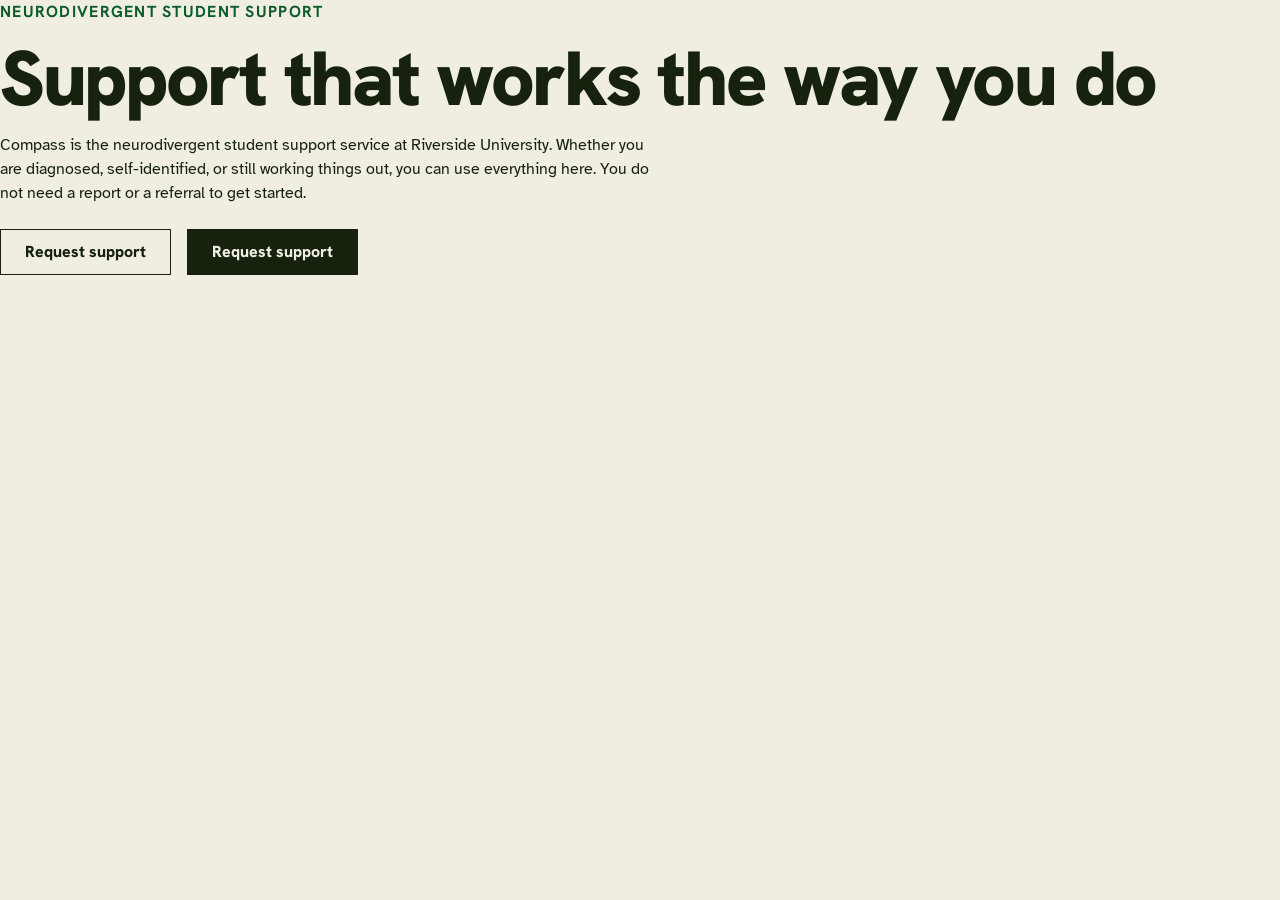
<file: 01-utility-first-starter/index.html>
<!doctype html>

<html lang="en-IE">
  <head>
    <meta charset="utf-8" />
    <meta name="viewport" content="width=device-width, initial-scale=1" />
    <title>Week 01 starter — Compass hero</title>


<link rel="preconnect" href="https://fonts.googleapis.com" />
<link rel="preconnect" href="https://fonts.gstatic.com" crossorigin />

<link
  href="https://fonts.googleapis.com/css2?family=Atkinson+Hyperlegible:ital,wght@0,400;0,700;1,400;1,700&family=Hanken+Grotesk:wght@500;700;800;900&display=swap"
  rel="stylesheet"
/>

<link rel="stylesheet" href="assets/app.css" />


  </head>

  <body
    class="bg-paper font-sans text-ink selection:bg-link selection:text-paper"
  >
    <main>
      <p class="font-display text-base font-bold tracking-[0.08em] text-link uppercase">
        Neurodivergent student support
      </p>


  <h1
    class="mt-4 font-display text-display leading-none font-black tracking-[-0.03em] text-balance"
  >
    Support that works the way you do
  </h1>

  <p class="mt-4 max-w-[66ch] text-pretty">
    Compass is the neurodivergent student support service at Riverside
    University. Whether you are diagnosed, self-identified, or still
    working things out, you can use everything here. You do not need a
    report or a referral to get started.
  </p>

  <div class="mt-6 flex flex-wrap gap-4">
    <a
      href="#"
      class="inline-block border-(length:--rule) border-ink bg-transparent px-6 py-2.5 font-display font-extrabold text-ink no-underline"
    >
      Request support
    </a>

    <a
      href="#"
      class="inline-block border-(length:--rule) border-ink bg-ink-deep px-6 py-2.5 font-display font-extrabold text-on-dark no-underline"
    >
      Request support
    </a>
  </div>
</main>


  </body>
</html>
</file>
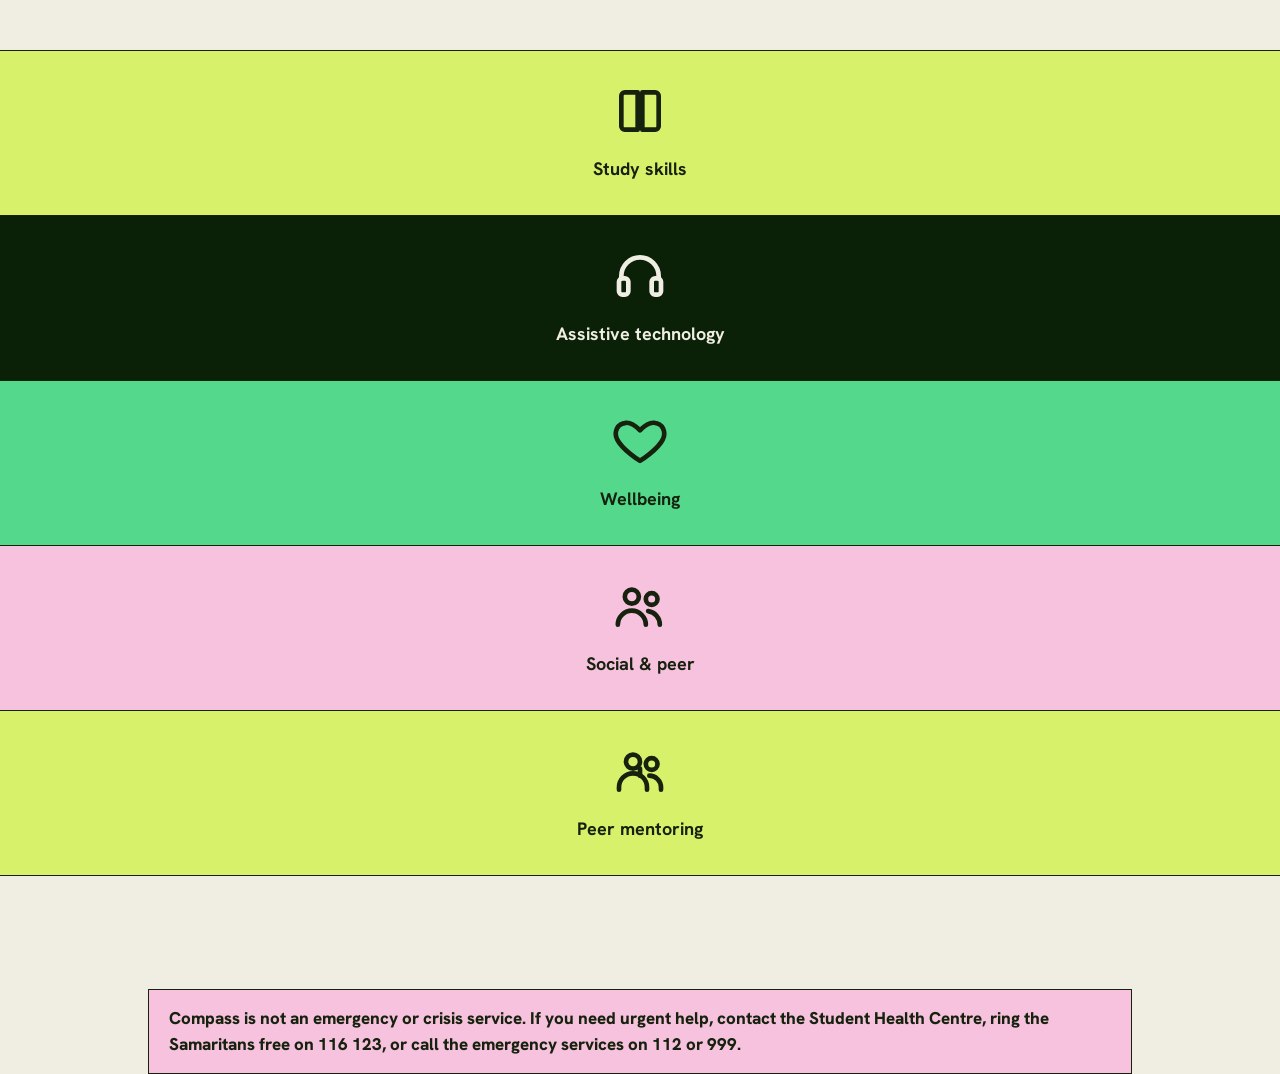
<file: 02-core-utilities-starter/index.html>
<!doctype html>
<html lang="en-IE">
  <head>
    <meta charset="utf-8" />
    <meta name="viewport" content="width=device-width, initial-scale=1" />

    <title>Week 02 starter — Compass support types &amp; crisis notice</title>

    <link rel="preconnect" href="https://fonts.googleapis.com" />
    <link rel="preconnect" href="https://fonts.gstatic.com" crossorigin />

    <link
      href="https://fonts.googleapis.com/css2?family=Atkinson+Hyperlegible:ital,wght@0,400;0,700;1,400;1,700&family=Hanken+Grotesk:wght@500;700;800;900&display=swap"
      rel="stylesheet"
    />

    <link rel="stylesheet" href="assets/app.css" />
  </head>

  <body class="bg-paper font-sans text-ink">
    <main class="py-[clamp(2rem,1.5rem+2vw,3.5rem)]">
      <ul class="list-none border-t-(length:--rule) border-ink pl-0">

        <!-- 1. Study skills -->
        <li
          class="min-h-40 border-b-(length:--rule) border-ink bg-lime p-8 text-center text-on-light"
        >
          <svg
            class="mx-auto mb-4 block h-14 w-14"
            viewBox="0 0 24 24"
            fill="none"
            stroke="currentColor"
            stroke-width="2"
            stroke-linecap="round"
            stroke-linejoin="round"
            aria-hidden="true"
          >
            <path
              d="M4 5.5C4 4.67 4.67 4 5.5 4H11v16H5.5A1.5 1.5 0 0 1 4 18.5v-13Z"
            />
            <path
              d="M20 5.5c0-.83-.67-1.5-1.5-1.5H13v16h5.5c.83 0 1.5-.67 1.5-1.5v-13Z"
            />
          </svg>

          <span class="font-display text-lg font-bold">Study skills</span>
        </li>

        <!-- 2. Assistive technology -->
        <li
          class="min-h-40 border-b-(length:--rule) border-ink bg-ink-deep p-8 text-center text-on-dark"
        >
          <svg
            class="mx-auto mb-4 block h-14 w-14"
            viewBox="0 0 24 24"
            fill="none"
            stroke="currentColor"
            stroke-width="2"
            stroke-linecap="round"
            stroke-linejoin="round"
            aria-hidden="true"
          >
            <path d="M4 13v-1a8 8 0 0 1 16 0v1" />
            <rect x="3" y="13" width="4" height="7" rx="1.5" />
            <rect x="17" y="13" width="4" height="7" rx="1.5" />
          </svg>

          <span class="font-display text-lg font-bold">
            Assistive technology
          </span>
        </li>

        <!-- 3. Wellbeing -->
        <li
          class="min-h-40 border-b-(length:--rule) border-ink bg-green p-8 text-center text-on-light"
        >
          <svg
            class="mx-auto mb-4 block h-14 w-14"
            viewBox="0 0 24 24"
            fill="none"
            stroke="currentColor"
            stroke-width="2"
            stroke-linecap="round"
            stroke-linejoin="round"
            aria-hidden="true"
          >
            <path
              d="M12 20.5s-7.5-4.6-9.8-9.2C.6 7.8 2.4 4.5 6 4.2c2-.2 3.7.9 6 3.2 2.3-2.3 4-3.4 6-3.2 3.6.3 5.4 3.6 3.8 7.1C19.5 15.9 12 20.5 12 20.5Z"
            />
          </svg>

          <span class="font-display text-lg font-bold">Wellbeing</span>
        </li>

        <!-- 4. Social & peer -->
        <li
          class="min-h-40 border-b-(length:--rule) border-ink bg-pink p-8 text-center text-on-light"
        >
          <svg
            class="mx-auto mb-4 block h-14 w-14"
            viewBox="0 0 24 24"
            fill="none"
            stroke="currentColor"
            stroke-width="2"
            stroke-linecap="round"
            stroke-linejoin="round"
            aria-hidden="true"
          >
            <circle cx="8.5" cy="8" r="3" />
            <path d="M2.5 20c0-3.3 2.7-6 6-6s6 2.7 6 6" />
            <circle cx="17" cy="9" r="2.5" />
            <path d="M15.5 14.2c2.9.4 5 2.9 5 5.8" />
          </svg>

          <span class="font-display text-lg font-bold">
            Social &amp; peer
          </span>
        </li>

        <!-- 5. New support type: Peer mentoring -->
        <li
          class="min-h-40 border-b-(length:--rule) border-ink bg-lime p-8 text-center text-on-light"
        >
          <svg
            class="mx-auto mb-4 block h-14 w-14"
            viewBox="0 0 24 24"
            fill="none"
            stroke="currentColor"
            stroke-width="2"
            stroke-linecap="round"
            stroke-linejoin="round"
            aria-hidden="true"
          >
            <circle cx="9" cy="8" r="3" />
            <circle cx="17" cy="9" r="2.5" />
            <path d="M3 20v-1a6 6 0 0 1 12 0v1" />
            <path d="M16 14a5 5 0 0 1 5 5v1" />
            <path d="M12 11v3" />
          </svg>

          <span class="font-display text-lg font-bold">
            Peer mentoring
          </span>
        </li>

      </ul>
    </main>

    <!-- Crisis notice footer -->
    <footer class="mt-[clamp(2.5rem,2rem+3vw,4rem)]">
      <div class="mx-auto max-w-5xl px-5">
        <p
          class="border-(length:--rule) border-ink bg-pink px-5 py-4 font-display text-[1.0625rem] font-extrabold text-on-light"
        >
          Compass is not an emergency or crisis service. If you need urgent
          help, contact the Student Health Centre, ring the Samaritans free on
          116 123, or call the emergency services on 112 or 999.
        </p>
      </div>
    </footer>
  </body>
</html>
</file>
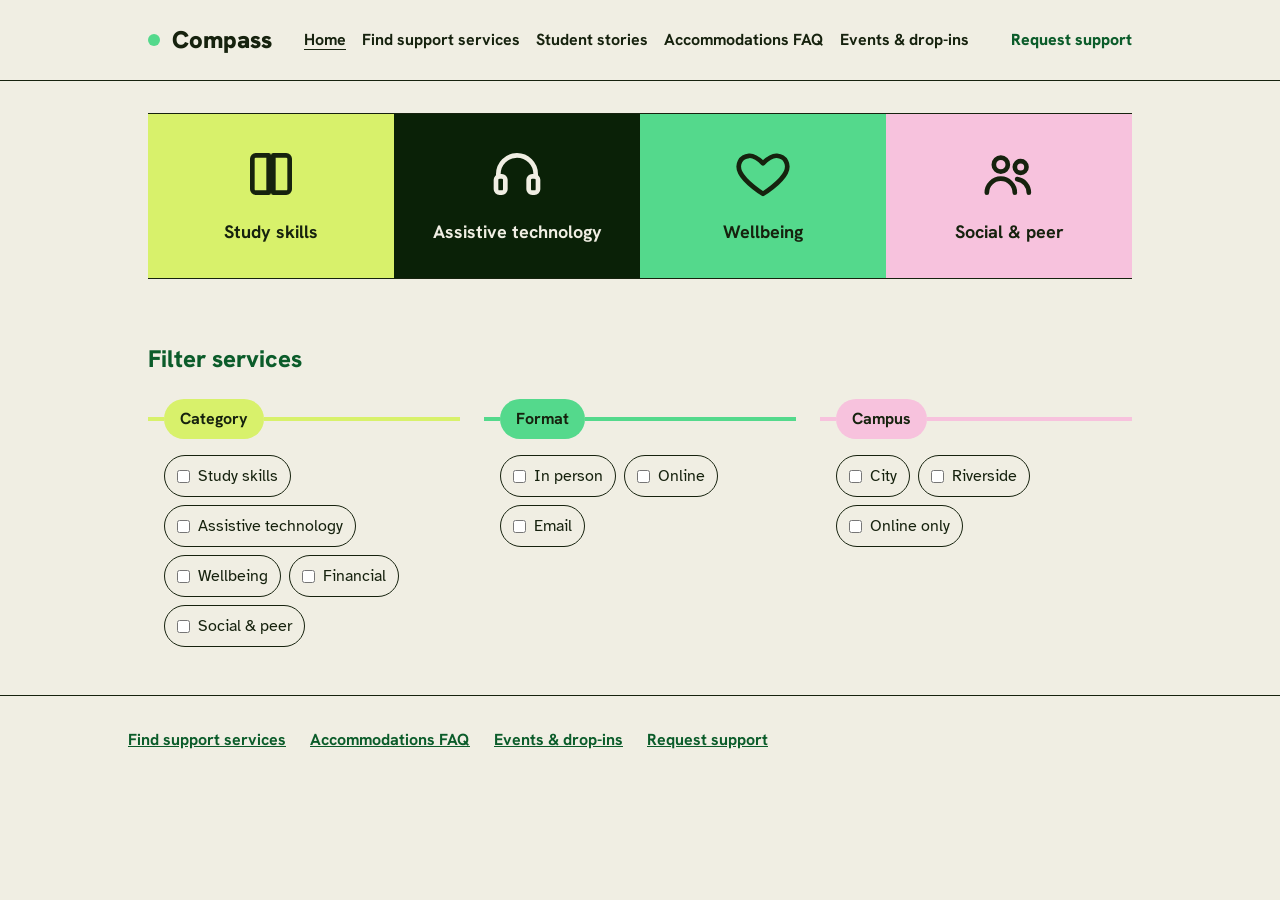
<file: 03-flexbox-starter/index.html>
<!doctype html>
<html lang="en-IE">
  <head>
    <meta charset="utf-8" />
    <meta name="viewport" content="width=device-width, initial-scale=1" />

    <title>
      Week 03 starter — Compass header/nav, support cells &amp; filters
    </title>

    <link rel="preconnect" href="https://fonts.googleapis.com" />
    <link rel="preconnect" href="https://fonts.gstatic.com" crossorigin />

    <link
      href="https://fonts.googleapis.com/css2?family=Atkinson+Hyperlegible:ital,wght@0,400;0,700;1,400;1,700&family=Hanken+Grotesk:wght@500;700;800;900&display=swap"
      rel="stylesheet"
    />

    <link rel="stylesheet" href="assets/app.css" />
  </head>

  <body class="bg-paper font-sans text-ink">

    <!-- HEADER AND NAVIGATION -->
    <header class="border-b-(length:--rule) border-ink">
      <div
        class="mx-auto flex max-w-5xl flex-wrap items-center gap-x-8 gap-y-4 px-5 py-6"
      >
        <!-- Compass brand -->
        <a
          href="index.html"
          class="flex items-center gap-3 font-display text-2xl font-black text-ink no-underline"
        >
          <span
            class="h-3 w-3 rounded-full bg-green"
            aria-hidden="true"
          ></span>
          Compass
        </a>

        <!-- Main navigation -->
        <nav
          aria-label="Primary"
          class="flex flex-wrap items-center gap-x-4 gap-y-2"
        >
          <a
            href="index.html"
            aria-current="page"
            class="font-display font-bold text-ink underline underline-offset-4"
          >
            Home
          </a>

          <a
            href="find-support-services.html"
            class="font-display font-bold text-ink no-underline"
          >
            Find support services
          </a>

          <a
            href="student-stories.html"
            class="font-display font-bold text-ink no-underline"
          >
            Student stories
          </a>

          <a
            href="accommodations-faq.html"
            class="font-display font-bold text-ink no-underline"
          >
            Accommodations FAQ
          </a>

          <a
            href="events.html"
            class="font-display font-bold text-ink no-underline"
          >
            Events &amp; drop-ins
          </a>
        </nav>

        <!-- Call to action pushed to the right -->
        <a
          href="request-support.html"
          class="ml-auto font-display font-extrabold text-link no-underline"
        >
          Request support
        </a>
      </div>
    </header>

    <main class="mx-auto max-w-5xl px-5">

      <!-- SUPPORT CELLS -->
      <section aria-label="Types of support" class="py-8">
        <ul
          class="flex flex-wrap list-none border-t-(length:--rule) border-ink pl-0"
        >
          <!-- Study skills -->
          <li
            class="flex min-w-0 flex-1 basis-48 flex-col items-center justify-center gap-4 border-b-(length:--rule) border-ink bg-lime p-8 text-center text-on-light"
          >
            <svg
              class="h-14 w-14"
              viewBox="0 0 24 24"
              fill="none"
              stroke="currentColor"
              stroke-width="2"
              stroke-linecap="round"
              stroke-linejoin="round"
              aria-hidden="true"
            >
              <path
                d="M4 5.5C4 4.67 4.67 4 5.5 4H11v16H5.5A1.5 1.5 0 0 1 4 18.5v-13Z"
              />
              <path
                d="M20 5.5c0-.83-.67-1.5-1.5-1.5H13v16h5.5c.83 0 1.5-.67 1.5-1.5v-13Z"
              />
            </svg>

            <span class="font-display text-lg font-bold">
              Study skills
            </span>
          </li>

          <!-- Assistive technology -->
          <li
            class="flex min-w-0 flex-1 basis-48 flex-col items-center justify-center gap-4 border-b-(length:--rule) border-ink bg-ink-deep p-8 text-center text-on-dark"
          >
            <svg
              class="h-14 w-14"
              viewBox="0 0 24 24"
              fill="none"
              stroke="currentColor"
              stroke-width="2"
              stroke-linecap="round"
              stroke-linejoin="round"
              aria-hidden="true"
            >
              <path d="M4 13v-1a8 8 0 0 1 16 0v1" />
              <rect x="3" y="13" width="4" height="7" rx="1.5" />
              <rect x="17" y="13" width="4" height="7" rx="1.5" />
            </svg>

            <span class="font-display text-lg font-bold">
              Assistive technology
            </span>
          </li>

          <!-- Wellbeing -->
          <li
            class="flex min-w-0 flex-1 basis-48 flex-col items-center justify-center gap-4 border-b-(length:--rule) border-ink bg-green p-8 text-center text-on-light"
          >
            <svg
              class="h-14 w-14"
              viewBox="0 0 24 24"
              fill="none"
              stroke="currentColor"
              stroke-width="2"
              stroke-linecap="round"
              stroke-linejoin="round"
              aria-hidden="true"
            >
              <path
                d="M12 20.5s-7.5-4.6-9.8-9.2C.6 7.8 2.4 4.5 6 4.2c2-.2 3.7.9 6 3.2 2.3-2.3 4-3.4 6-3.2 3.6.3 5.4 3.6 3.8 7.1C19.5 15.9 12 20.5 12 20.5Z"
              />
            </svg>

            <span class="font-display text-lg font-bold">
              Wellbeing
            </span>
          </li>

          <!-- Social and peer -->
          <li
            class="flex min-w-0 flex-1 basis-48 flex-col items-center justify-center gap-4 border-b-(length:--rule) border-ink bg-pink p-8 text-center text-on-light"
          >
            <svg
              class="h-14 w-14"
              viewBox="0 0 24 24"
              fill="none"
              stroke="currentColor"
              stroke-width="2"
              stroke-linecap="round"
              stroke-linejoin="round"
              aria-hidden="true"
            >
              <circle cx="8.5" cy="8" r="3" />
              <path d="M2.5 20c0-3.3 2.7-6 6-6s6 2.7 6 6" />
              <circle cx="17" cy="9" r="2.5" />
              <path d="M15.5 14.2c2.9.4 5 2.9 5 5.8" />
            </svg>

            <span class="font-display text-lg font-bold">
              Social &amp; peer
            </span>
          </li>
        </ul>
      </section>

      <!-- FILTERS -->
      <form
        aria-labelledby="filter-heading"
        method="get"
        action="#"
        class="py-8"
      >
        <h2
          id="filter-heading"
          class="mb-6 font-display text-2xl font-extrabold text-link"
        >
          Filter services
        </h2>

        <div class="flex flex-wrap gap-6">

          <!-- CATEGORY FILTER -->
          <fieldset
            class="min-w-0 flex-1 basis-64 border-t-4 border-lime p-4"
          >
            <legend
              class="rounded-full bg-lime px-4 py-2 font-display font-bold text-on-light"
            >
              Category
            </legend>

            <div class="flex flex-wrap gap-2">
              <label
                class="inline-flex items-center gap-2 rounded-full border-(length:--rule) border-ink px-3 py-2"
              >
                <input
                  type="checkbox"
                  name="category"
                  value="study-skills"
                />
                Study skills
              </label>

              <label
                class="inline-flex items-center gap-2 rounded-full border-(length:--rule) border-ink px-3 py-2"
              >
                <input
                  type="checkbox"
                  name="category"
                  value="assistive-tech"
                />
                Assistive technology
              </label>

              <label
                class="inline-flex items-center gap-2 rounded-full border-(length:--rule) border-ink px-3 py-2"
              >
                <input
                  type="checkbox"
                  name="category"
                  value="wellbeing"
                />
                Wellbeing
              </label>

              <label
                class="inline-flex items-center gap-2 rounded-full border-(length:--rule) border-ink px-3 py-2"
              >
                <input
                  type="checkbox"
                  name="category"
                  value="financial"
                />
                Financial
              </label>

              <label
                class="inline-flex items-center gap-2 rounded-full border-(length:--rule) border-ink px-3 py-2"
              >
                <input
                  type="checkbox"
                  name="category"
                  value="social"
                />
                Social &amp; peer
              </label>
            </div>
          </fieldset>

          <!-- FORMAT FILTER -->
          <fieldset
            class="min-w-0 flex-1 basis-64 border-t-4 border-green p-4"
          >
            <legend
              class="rounded-full bg-green px-4 py-2 font-display font-bold text-on-light"
            >
              Format
            </legend>

            <div class="flex flex-wrap gap-2">
              <label
                class="inline-flex items-center gap-2 rounded-full border-(length:--rule) border-ink px-3 py-2"
              >
                <input
                  type="checkbox"
                  name="format"
                  value="in-person"
                />
                In person
              </label>

              <label
                class="inline-flex items-center gap-2 rounded-full border-(length:--rule) border-ink px-3 py-2"
              >
                <input
                  type="checkbox"
                  name="format"
                  value="online"
                />
                Online
              </label>

              <label
                class="inline-flex items-center gap-2 rounded-full border-(length:--rule) border-ink px-3 py-2"
              >
                <input
                  type="checkbox"
                  name="format"
                  value="email"
                />
                Email
              </label>
            </div>
          </fieldset>

          <!-- CAMPUS FILTER -->
          <fieldset
            class="min-w-0 flex-1 basis-64 border-t-4 border-pink p-4"
          >
            <legend
              class="rounded-full bg-pink px-4 py-2 font-display font-bold text-on-light"
            >
              Campus
            </legend>

            <div class="flex flex-wrap gap-2">
              <label
                class="inline-flex items-center gap-2 rounded-full border-(length:--rule) border-ink px-3 py-2"
              >
                <input
                  type="checkbox"
                  name="campus"
                  value="city"
                />
                City
              </label>

              <label
                class="inline-flex items-center gap-2 rounded-full border-(length:--rule) border-ink px-3 py-2"
              >
                <input
                  type="checkbox"
                  name="campus"
                  value="riverside"
                />
                Riverside
              </label>

              <label
                class="inline-flex items-center gap-2 rounded-full border-(length:--rule) border-ink px-3 py-2"
              >
                <input
                  type="checkbox"
                  name="campus"
                  value="online-only"
                />
                Online only
              </label>
            </div>
          </fieldset>

        </div>
      </form>
    </main>

    <!-- FOOTER NAVIGATION -->
    <footer class="border-t-(length:--rule) border-ink px-5 py-8">
      <nav aria-label="Footer">
        <ul
          class="mx-auto flex max-w-5xl flex-wrap list-none gap-x-6 gap-y-3 pl-0"
        >
          <li>
            <a
              href="find-support-services.html"
              class="font-display font-bold text-link underline"
            >
              Find support services
            </a>
          </li>

          <li>
            <a
              href="accommodations-faq.html"
              class="font-display font-bold text-link underline"
            >
              Accommodations FAQ
            </a>
          </li>

          <li>
            <a
              href="events.html"
              class="font-display font-bold text-link underline"
            >
              Events &amp; drop-ins
            </a>
          </li>

          <li>
            <a
              href="request-support.html"
              class="font-display font-bold text-link underline"
            >
              Request support
            </a>
          </li>
        </ul>
      </nav>
    </footer>

  </body>
</html>
</file>
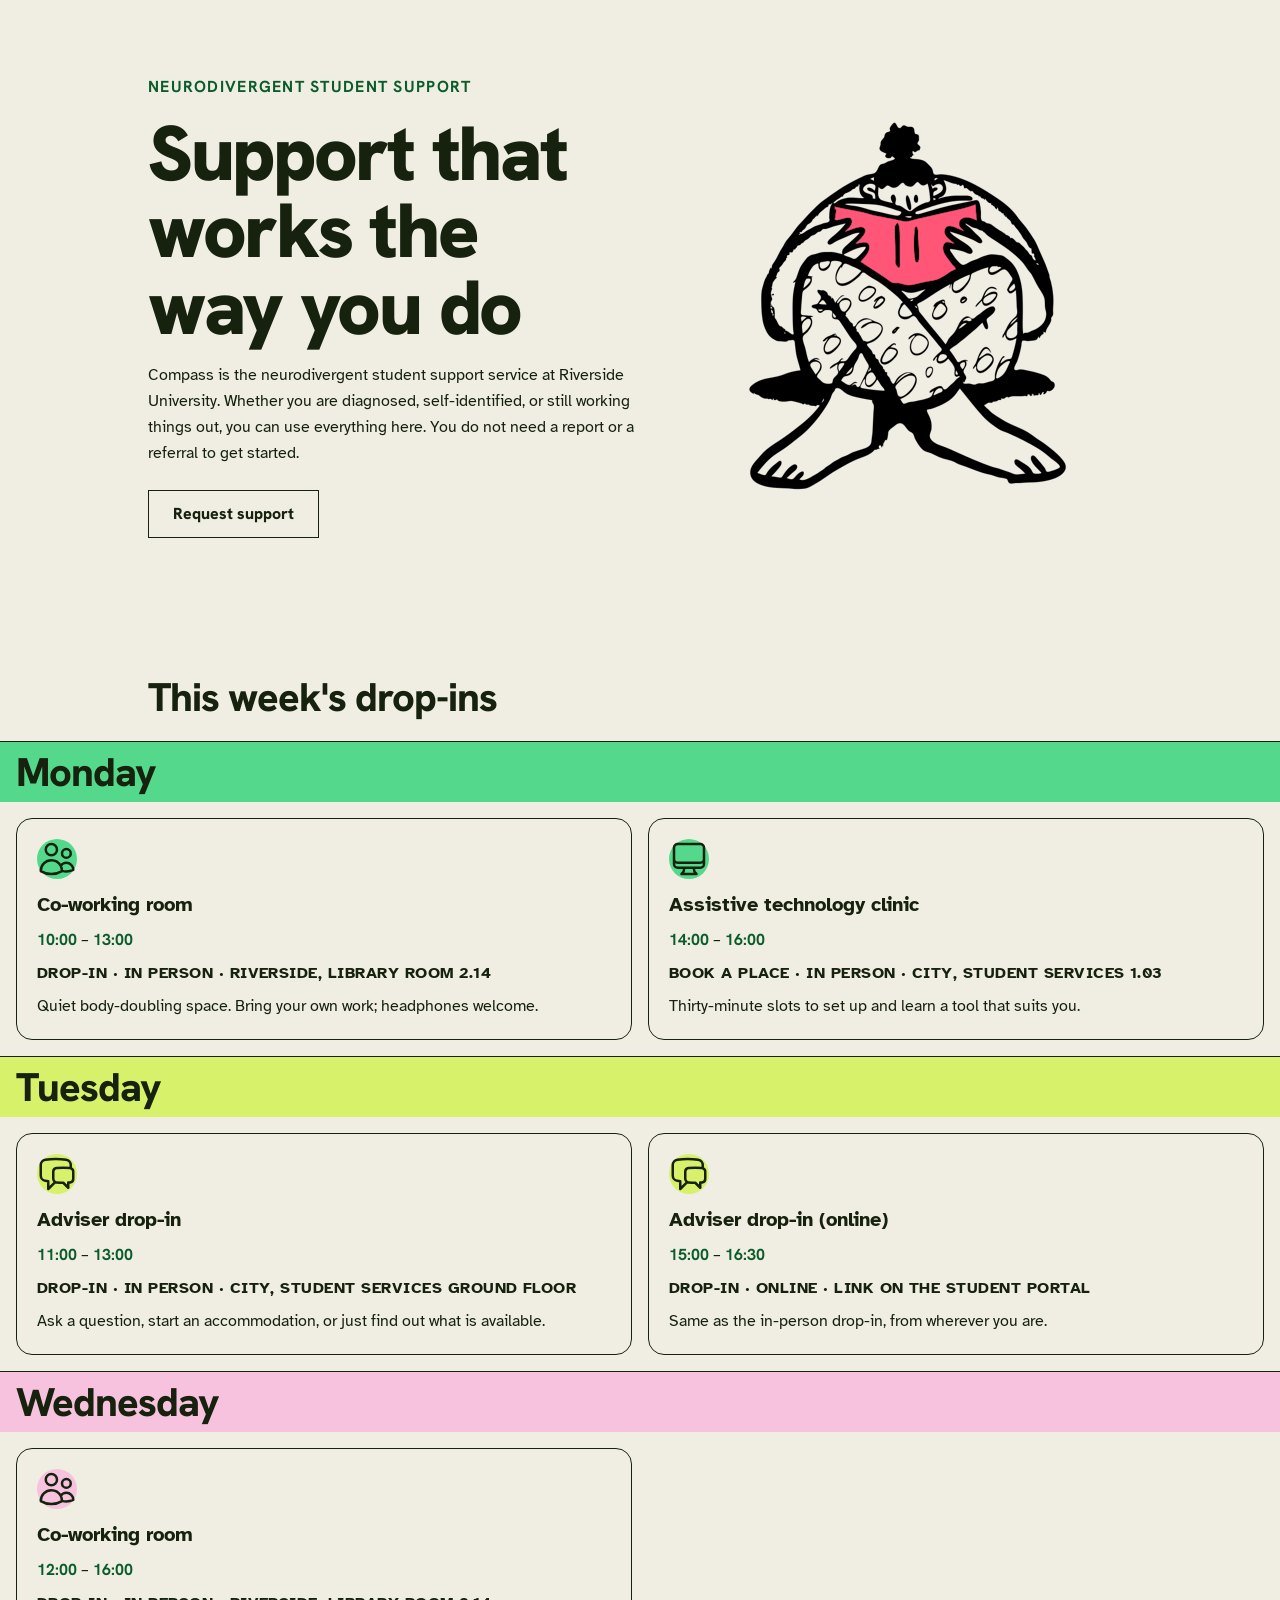
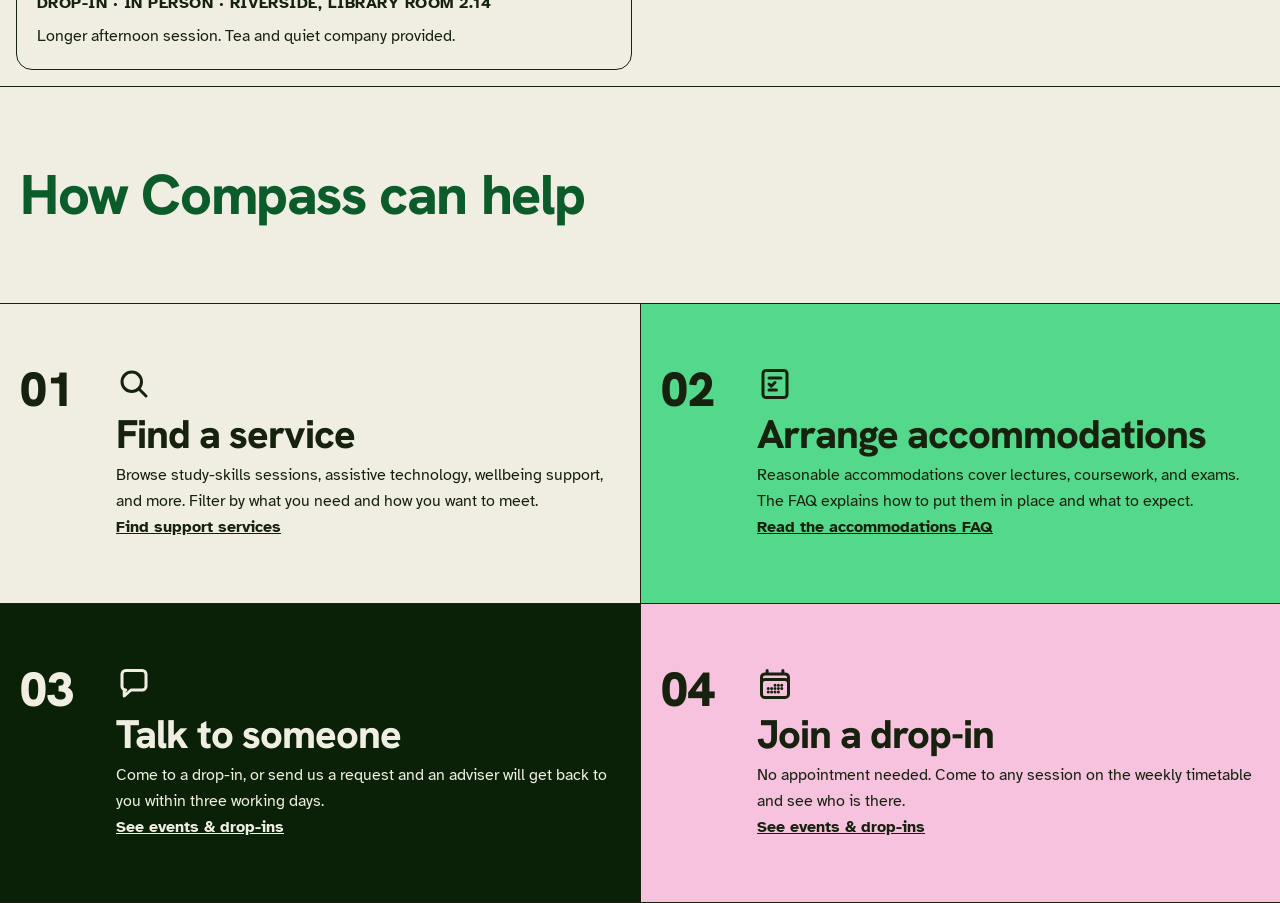
<file: 04-grid-starter/index.html>
<!doctype html>
<html lang="en-IE">
  <head>
    <meta charset="utf-8" />
    <meta name="viewport" content="width=device-width, initial-scale=1" />
    <title>Week 04 starter — Compass hero, events days &amp; numbered rows</title>
    <link rel="preconnect" href="https://fonts.googleapis.com" />
    <link rel="preconnect" href="https://fonts.gstatic.com" crossorigin />
    <link
      href="https://fonts.googleapis.com/css2?family=Atkinson+Hyperlegible:ital,wght@0,400;0,700;1,400;1,700&family=Hanken+Grotesk:wght@500;700;800;900&display=swap"
      rel="stylesheet"
    />
    <link rel="stylesheet" href="assets/app.css" />
  </head>

  <body class="bg-paper font-sans leading-relaxed text-ink">
    <main>
      <!-- Target 1: hero -->
      <section aria-labelledby="intro-heading">
        <div class="mx-auto grid max-w-5xl grid-cols-[1.1fr_0.9fr] items-center gap-10 px-5 py-[clamp(2.5rem,1.5rem+4vw,5rem)]">
          <div>
            <p class="font-display text-base font-bold tracking-[0.08em] text-link uppercase">
              Neurodivergent student support
            </p>

            <h1
              id="intro-heading"
              class="mt-4 font-display text-display leading-none font-black tracking-[-0.03em] text-balance"
            >
              Support that works the way you do
            </h1>

            <p class="mt-4 max-w-[66ch] text-pretty">
              Compass is the neurodivergent student support service at Riverside
              University. Whether you are diagnosed, self-identified, or still
              working things out, you can use everything here. You do not need a
              report or a referral to get started.
            </p>

            <p class="mt-6">
              <a
                class="inline-block border-(length:--rule) border-ink bg-transparent px-6 py-2.5 font-display font-extrabold text-ink no-underline"
                href="#"
                >Request support</a
              >
            </p>
          </div>

          <div class="mx-auto w-full max-w-sm">
            <img
              src="images/hero-student-doodle.png"
              alt=""
              width="359"
              height="400"
            />
          </div>
        </div>
      </section>

      <!-- Target 2: events -->
      <h2
        class="mx-auto max-w-5xl px-5 pt-16 pb-6 font-display text-h2 leading-none font-extrabold tracking-tight"
      >
        This week's drop-ins
      </h2>

      <div class="border-t-(length:--rule) border-ink">
        <!-- Monday -->
        <section
          class="border-b-(length:--rule) border-ink bg-paper"
          aria-labelledby="mon-heading"
        >
          <h2
            id="mon-heading"
            class="m-0 flex items-center gap-2 bg-green px-4 py-2.5 font-display text-h2 leading-none font-extrabold tracking-tight text-on-light"
          >
            Monday
          </h2>

          <div class="grid grid-cols-2 gap-4 p-4">
            <article class="flex flex-col gap-2 rounded-2xl border-(length:--rule) border-ink bg-paper p-5">
              <span
                class="mb-1 inline-flex h-10 w-10 items-center justify-center rounded-full bg-green text-on-light"
                aria-hidden="true"
              >
                <svg viewBox="0 0 24 24" fill="none" stroke="currentColor" stroke-width="1.5" stroke-linecap="round" stroke-linejoin="round">
                  <path d="M15 19.1276C15.8329 19.37 16.7138 19.5 17.625 19.5C19.1037 19.5 20.5025 19.1576 21.7464 18.5478C21.7488 18.4905 21.75 18.4329 21.75 18.375C21.75 16.0968 19.9031 14.25 17.625 14.25C16.2069 14.25 14.956 14.9655 14.2136 16.0552M15 19.1276V19.125C15 18.0121 14.7148 16.9658 14.2136 16.0552M15 19.1276C15 19.1632 14.9997 19.1988 14.9991 19.2343C13.1374 20.3552 10.9565 21 8.625 21C6.29353 21 4.11264 20.3552 2.25092 19.2343C2.25031 19.198 2.25 19.1615 2.25 19.125C2.25 15.6042 5.10418 12.75 8.625 12.75C11.0329 12.75 13.129 14.085 14.2136 16.0552M12 6.375C12 8.23896 10.489 9.75 8.625 9.75C6.76104 9.75 5.25 8.23896 5.25 6.375C5.25 4.51104 6.76104 3 8.625 3C10.489 3 12 4.51104 12 6.375ZM20.25 8.625C20.25 10.0747 19.0747 11.25 17.625 11.25C16.1753 11.25 15 10.0747 15 8.625C15 7.17525 16.1753 6 17.625 6C19.0747 6 20.25 7.17525 20.25 8.625Z" />
                </svg>
              </span>

              <h3 class="m-0 text-xl font-black">Co-working room</h3>

              <p>
                <time datetime="10:00" class="font-display font-bold text-link">10:00</time>
                &ndash;
                <time datetime="13:00" class="font-display font-bold text-link">13:00</time>
              </p>

              <p class="text-base font-bold tracking-[0.03em] uppercase">
                Drop-in &middot; In person &middot; Riverside, Library room 2.14
              </p>

              <p>
                Quiet body-doubling space. Bring your own work; headphones
                welcome.
              </p>
            </article>

            <article class="flex flex-col gap-2 rounded-2xl border-(length:--rule) border-ink bg-paper p-5">
              <span
                class="mb-1 inline-flex h-10 w-10 items-center justify-center rounded-full bg-green text-on-light"
                aria-hidden="true"
              >
                <svg viewBox="0 0 24 24" fill="none" stroke="currentColor" stroke-width="1.5" stroke-linecap="round" stroke-linejoin="round">
                  <path d="M9 17.25V18.2574C9 19.053 8.68393 19.8161 8.12132 20.3787L7.5 21H16.5L15.8787 20.3787C15.3161 19.8161 15 19.053 15 18.2574V17.25M21 5.25V15C21 16.2426 19.9926 17.25 18.75 17.25H5.25C4.00736 17.25 3 16.2426 3 15V5.25M21 5.25C21 4.00736 19.9926 3 18.75 3H5.25C4.00736 3 3 4.00736 3 5.25M21 5.25V12C21 13.2426 19.9926 14.25 18.75 14.25H5.25C4.00736 14.25 3 13.2426 3 12V5.25" />
                </svg>
              </span>

              <h3 class="m-0 text-xl font-black">Assistive technology clinic</h3>

              <p>
                <time datetime="14:00" class="font-display font-bold text-link">14:00</time>
                &ndash;
                <time datetime="16:00" class="font-display font-bold text-link">16:00</time>
              </p>

              <p class="text-base font-bold tracking-[0.03em] uppercase">
                Book a place &middot; In person &middot; City, Student Services
                1.03
              </p>

              <p>
                Thirty-minute slots to set up and learn a tool that suits you.
              </p>
            </article>
          </div>
        </section>

        <!-- Tuesday -->
        <section
          class="border-b-(length:--rule) border-ink bg-paper"
          aria-labelledby="tue-heading"
        >
          <h2
            id="tue-heading"
            class="m-0 flex items-center gap-2 bg-lime px-4 py-2.5 font-display text-h2 leading-none font-extrabold tracking-tight text-on-light"
          >
            Tuesday
          </h2>

          <div class="grid grid-cols-2 gap-4 p-4">
            <article class="flex flex-col gap-2 rounded-2xl border-(length:--rule) border-ink bg-paper p-5">
              <span
                class="mb-1 inline-flex h-10 w-10 items-center justify-center rounded-full bg-lime text-on-light"
                aria-hidden="true"
              >
                <svg viewBox="0 0 24 24" fill="none" stroke="currentColor" stroke-width="1.5" stroke-linecap="round" stroke-linejoin="round">
                  <path d="M20.25 8.51104C21.1341 8.79549 21.75 9.6392 21.75 10.6082V14.8938C21.75 16.0304 20.9026 16.9943 19.7697 17.0867C19.4308 17.1144 19.0909 17.1386 18.75 17.1592V20.25L15.75 17.25C14.3963 17.25 13.0556 17.1948 11.7302 17.0866C11.4319 17.0623 11.1534 16.9775 10.9049 16.8451M20.25 8.51104C20.0986 8.46232 19.9393 8.43 19.7739 8.41628C18.4472 8.30616 17.1051 8.25 15.75 8.25C14.3948 8.25 13.0528 8.30616 11.7261 8.41627C10.595 8.51015 9.75 9.47323 9.75 10.6082V14.8937C9.75 15.731 10.2099 16.4746 10.9049 16.8451M20.25 8.51104V6.63731C20.25 5.01589 19.0983 3.61065 17.4903 3.40191C15.4478 3.13676 13.365 3 11.2503 3C9.13533 3 7.05233 3.13678 5.00963 3.40199C3.40173 3.61074 2.25 5.01598 2.25 6.63738V12.8626C2.25 14.484 3.40173 15.8893 5.00964 16.098C5.58661 16.1729 6.16679 16.2376 6.75 16.2918V21L10.9049 16.8451" />
                </svg>
              </span>

              <h3 class="m-0 text-xl font-black">Adviser drop-in</h3>

              <p>
                <time datetime="11:00" class="font-display font-bold text-link">11:00</time>
                &ndash;
                <time datetime="13:00" class="font-display font-bold text-link">13:00</time>
              </p>

              <p class="text-base font-bold tracking-[0.03em] uppercase">
                Drop-in &middot; In person &middot; City, Student Services
                ground floor
              </p>

              <p>
                Ask a question, start an accommodation, or just find out what is
                available.
              </p>
            </article>

            <article class="flex flex-col gap-2 rounded-2xl border-(length:--rule) border-ink bg-paper p-5">
              <span
                class="mb-1 inline-flex h-10 w-10 items-center justify-center rounded-full bg-lime text-on-light"
                aria-hidden="true"
              >
                <svg viewBox="0 0 24 24" fill="none" stroke="currentColor" stroke-width="1.5" stroke-linecap="round" stroke-linejoin="round">
                  <path d="M20.25 8.51104C21.1341 8.79549 21.75 9.6392 21.75 10.6082V14.8938C21.75 16.0304 20.9026 16.9943 19.7697 17.0867C19.4308 17.1144 19.0909 17.1386 18.75 17.1592V20.25L15.75 17.25C14.3963 17.25 13.0556 17.1948 11.7302 17.0866C11.4319 17.0623 11.1534 16.9775 10.9049 16.8451M20.25 8.51104C20.0986 8.46232 19.9393 8.43 19.7739 8.41628C18.4472 8.30616 17.1051 8.25 15.75 8.25C14.3948 8.25 13.0528 8.30616 11.7261 8.41627C10.595 8.51015 9.75 9.47323 9.75 10.6082V14.8937C9.75 15.731 10.2099 16.4746 10.9049 16.8451M20.25 8.51104V6.63731C20.25 5.01589 19.0983 3.61065 17.4903 3.40191C15.4478 3.13676 13.365 3 11.2503 3C9.13533 3 7.05233 3.13678 5.00963 3.40199C3.40173 3.61074 2.25 5.01598 2.25 6.63738V12.8626C2.25 14.484 3.40173 15.8893 5.00964 16.098C5.58661 16.1729 6.16679 16.2376 6.75 16.2918V21L10.9049 16.8451" />
                </svg>
              </span>

              <h3 class="m-0 text-xl font-black">Adviser drop-in (online)</h3>

              <p>
                <time datetime="15:00" class="font-display font-bold text-link">15:00</time>
                &ndash;
                <time datetime="16:30" class="font-display font-bold text-link">16:30</time>
              </p>

              <p class="text-base font-bold tracking-[0.03em] uppercase">
                Drop-in &middot; Online &middot; Link on the student portal
              </p>

              <p>Same as the in-person drop-in, from wherever you are.</p>
            </article>
          </div>
        </section>

        <!-- Wednesday -->
        <section
          class="border-b-(length:--rule) border-ink bg-paper"
          aria-labelledby="wed-heading"
        >
          <h2
            id="wed-heading"
            class="m-0 flex items-center gap-2 bg-pink px-4 py-2.5 font-display text-h2 leading-none font-extrabold tracking-tight text-on-light"
          >
            Wednesday
          </h2>

          <div class="grid grid-cols-2 gap-4 p-4">
            <article class="flex flex-col gap-2 rounded-2xl border-(length:--rule) border-ink bg-paper p-5">
              <span
                class="mb-1 inline-flex h-10 w-10 items-center justify-center rounded-full bg-pink text-on-light"
                aria-hidden="true"
              >
                <svg viewBox="0 0 24 24" fill="none" stroke="currentColor" stroke-width="1.5" stroke-linecap="round" stroke-linejoin="round">
                  <path d="M15 19.1276C15.8329 19.37 16.7138 19.5 17.625 19.5C19.1037 19.5 20.5025 19.1576 21.7464 18.5478C21.7488 18.4905 21.75 18.4329 21.75 18.375C21.75 16.0968 19.9031 14.25 17.625 14.25C16.2069 14.25 14.956 14.9655 14.2136 16.0552M15 19.1276V19.125C15 18.0121 14.7148 16.9658 14.2136 16.0552M15 19.1276C15 19.1632 14.9997 19.1988 14.9991 19.2343C13.1374 20.3552 10.9565 21 8.625 21C6.29353 21 4.11264 20.3552 2.25092 19.2343C2.25031 19.198 2.25 19.1615 2.25 19.125C2.25 15.6042 5.10418 12.75 8.625 12.75C11.0329 12.75 13.129 14.085 14.2136 16.0552M12 6.375C12 8.23896 10.489 9.75 8.625 9.75C6.76104 9.75 5.25 8.23896 5.25 6.375C5.25 4.51104 6.76104 3 8.625 3C10.489 3 12 4.51104 12 6.375ZM20.25 8.625C20.25 10.0747 19.0747 11.25 17.625 11.25C16.1753 11.25 15 10.0747 15 8.625C15 7.17525 16.1753 6 17.625 6C19.0747 6 20.25 7.17525 20.25 8.625Z" />
                </svg>
              </span>

              <h3 class="m-0 text-xl font-black">Co-working room</h3>

              <p>
                <time datetime="12:00" class="font-display font-bold text-link">12:00</time>
                &ndash;
                <time datetime="16:00" class="font-display font-bold text-link">16:00</time>
              </p>

              <p class="text-base font-bold tracking-[0.03em] uppercase">
                Drop-in &middot; In person &middot; Riverside, Library room 2.14
              </p>

              <p>Longer afternoon session. Tea and quiet company provided.</p>
            </article>
          </div>
        </section>
      </div>

      <!-- Target 3: numbered rows -->
      <section aria-labelledby="help-heading">
        <div class="px-5 py-20">
          <div aria-hidden="true"></div>
          <h2
            id="help-heading"
            class="font-display text-[clamp(2.25rem,1.75rem+2.2vw,3.5rem)] leading-none font-extrabold tracking-tight text-link"
          >
            How Compass can help
          </h2>
        </div>

        <ul class="grid grid-cols-2 border-y-(length:--rule) border-ink">
          <!-- Row 01 -->
          <li class="bg-paper text-ink">
            <div class="grid grid-cols-[minmax(5rem,12%)_minmax(0,1fr)] gap-4 px-5 py-[clamp(2.25rem,1.5rem+3vw,4rem)]">
              <span
                class="font-display text-[clamp(2rem,1.5rem+2vw,3rem)] leading-none font-black"
                aria-hidden="true"
                >01</span
              >

              <div class="min-w-0">
                <svg class="mb-3 h-9 w-9" viewBox="0 0 24 24" fill="none" stroke="currentColor" stroke-width="2" stroke-linecap="round" stroke-linejoin="round" aria-hidden="true">
                  <circle cx="10.5" cy="10.5" r="6.5" />
                  <path d="M20 20l-4.8-4.8" />
                </svg>

                <h3 class="mb-2 font-display text-h2 leading-none font-extrabold tracking-tight text-balance">
                  Find a service
                </h3>

                <p>
                  Browse study-skills sessions, assistive technology, wellbeing
                  support, and more. Filter by what you need and how you want to
                  meet.
                </p>

                <p>
                  <a class="font-bold text-inherit underline" href="find-support-services.html">Find support services</a>
                </p>
              </div>
            </div>
          </li>

          <!-- Row 02 -->
          <li class="border-l-(length:--rule) border-ink bg-green text-on-light">
            <div class="grid grid-cols-[minmax(5rem,12%)_minmax(0,1fr)] gap-4 px-5 py-[clamp(2.25rem,1.5rem+3vw,4rem)]">
              <span
                class="font-display text-[clamp(2rem,1.5rem+2vw,3rem)] leading-none font-black"
                aria-hidden="true"
                >02</span
              >

              <div class="min-w-0">
                <svg class="mb-3 h-9 w-9" viewBox="0 0 24 24" fill="none" stroke="currentColor" stroke-width="2" stroke-linecap="round" stroke-linejoin="round" aria-hidden="true">
                  <rect x="4" y="3" width="16" height="18" rx="2" />
                  <path d="M8 8h8M8 12l1.5 1.5L12 11M8 16h5" />
                </svg>

                <h3 class="mb-2 font-display text-h2 leading-none font-extrabold tracking-tight text-balance">
                  Arrange accommodations
                </h3>

                <p>
                  Reasonable accommodations cover lectures, coursework, and
                  exams. The FAQ explains how to put them in place and what to
                  expect.
                </p>

                <p>
                  <a class="font-bold text-inherit underline" href="accommodations-faq.html">Read the accommodations FAQ</a>
                </p>
              </div>
            </div>
          </li>

          <!-- Row 03 -->
          <li class="border-t-(length:--rule) border-ink bg-ink-deep text-on-dark">
            <div class="grid grid-cols-[minmax(5rem,12%)_minmax(0,1fr)] gap-4 px-5 py-[clamp(2.25rem,1.5rem+3vw,4rem)]">
              <span
                class="font-display text-[clamp(2rem,1.5rem+2vw,3rem)] leading-none font-black"
                aria-hidden="true"
                >03</span
              >

              <div class="min-w-0">
                <svg class="mb-3 h-9 w-9" viewBox="0 0 24 24" fill="none" stroke="currentColor" stroke-width="2" stroke-linecap="round" stroke-linejoin="round" aria-hidden="true">
                  <path d="M4 5.5A2.5 2.5 0 0 1 6.5 3h11A2.5 2.5 0 0 1 20 5.5v8A2.5 2.5 0 0 1 17.5 16H10l-4.5 4v-4H6.5A2.5 2.5 0 0 1 4 13.5v-8Z" />
                </svg>

                <h3 class="mb-2 font-display text-h2 leading-none font-extrabold tracking-tight text-balance">
                  Talk to someone
                </h3>

                <p>
                  Come to a drop-in, or send us a request and an adviser will
                  get back to you within three working days.
                </p>

                <p>
                  <a class="font-bold text-inherit underline" href="events.html">See events &amp; drop-ins</a>
                </p>
              </div>
            </div>
          </li>

          <!-- Row 04 -->
          <li class="border-t-(length:--rule) border-l-(length:--rule) border-ink bg-pink text-on-light">
            <div class="grid grid-cols-[minmax(5rem,12%)_minmax(0,1fr)] gap-4 px-5 py-[clamp(2.25rem,1.5rem+3vw,4rem)]">
              <span
                class="font-display text-[clamp(2rem,1.5rem+2vw,3rem)] leading-none font-black"
                aria-hidden="true"
                >04</span
              >

              <div class="min-w-0">
                <svg class="mb-3 h-9 w-9" viewBox="0 0 24 24" fill="none" stroke="currentColor" stroke-width="2" stroke-linecap="round" stroke-linejoin="round" aria-hidden="true">
                  <path d="M6.75 3V5.25M17.25 3V5.25M3 18.75V7.5C3 6.25736 4.00736 5.25 5.25 5.25H18.75C19.9926 5.25 21 6.25736 21 7.5V18.75M3 18.75C3 19.9926 4.00736 21 5.25 21H18.75C19.9926 21 21 19.9926 21 18.75M3 18.75V11.25C3 10.0074 4.00736 9 5.25 9H18.75C19.9926 9 21 10.0074 21 11.25V18.75M12 12.75H12.0075V12.7575H12V12.75ZM12 15H12.0075V15.0075H12V15ZM12 17.25H12.0075V17.2575H12V17.25ZM9.75 15H9.7575V15.0075H9.75V15ZM9.75 17.25H9.7575V17.2575H9.75V17.25ZM7.5 15H7.5075V15.0075H7.5V15ZM7.5 17.25H7.5075V17.2575H7.5V17.25ZM14.25 12.75H14.2575V12.7575H14.25V12.75ZM14.25 15H14.2575V15.0075H14.25V15ZM14.25 17.25H14.2575V17.2575H14.25V17.25ZM16.5 12.75H16.5075V12.7575H16.5V12.75ZM16.5 15H16.5075V15.0075H16.5V15Z" />
                </svg>

                <h3 class="mb-2 font-display text-h2 leading-none font-extrabold tracking-tight text-balance">
                  Join a drop-in
                </h3>

                <p>
                  No appointment needed. Come to any session on the weekly
                  timetable and see who is there.
                </p>

                <p>
                  <a class="font-bold text-inherit underline" href="events.html">See events &amp; drop-ins</a>
                </p>
              </div>
            </div>
          </li>
        </ul>
      </section>
    </main>
  </body>
</html>
</file>
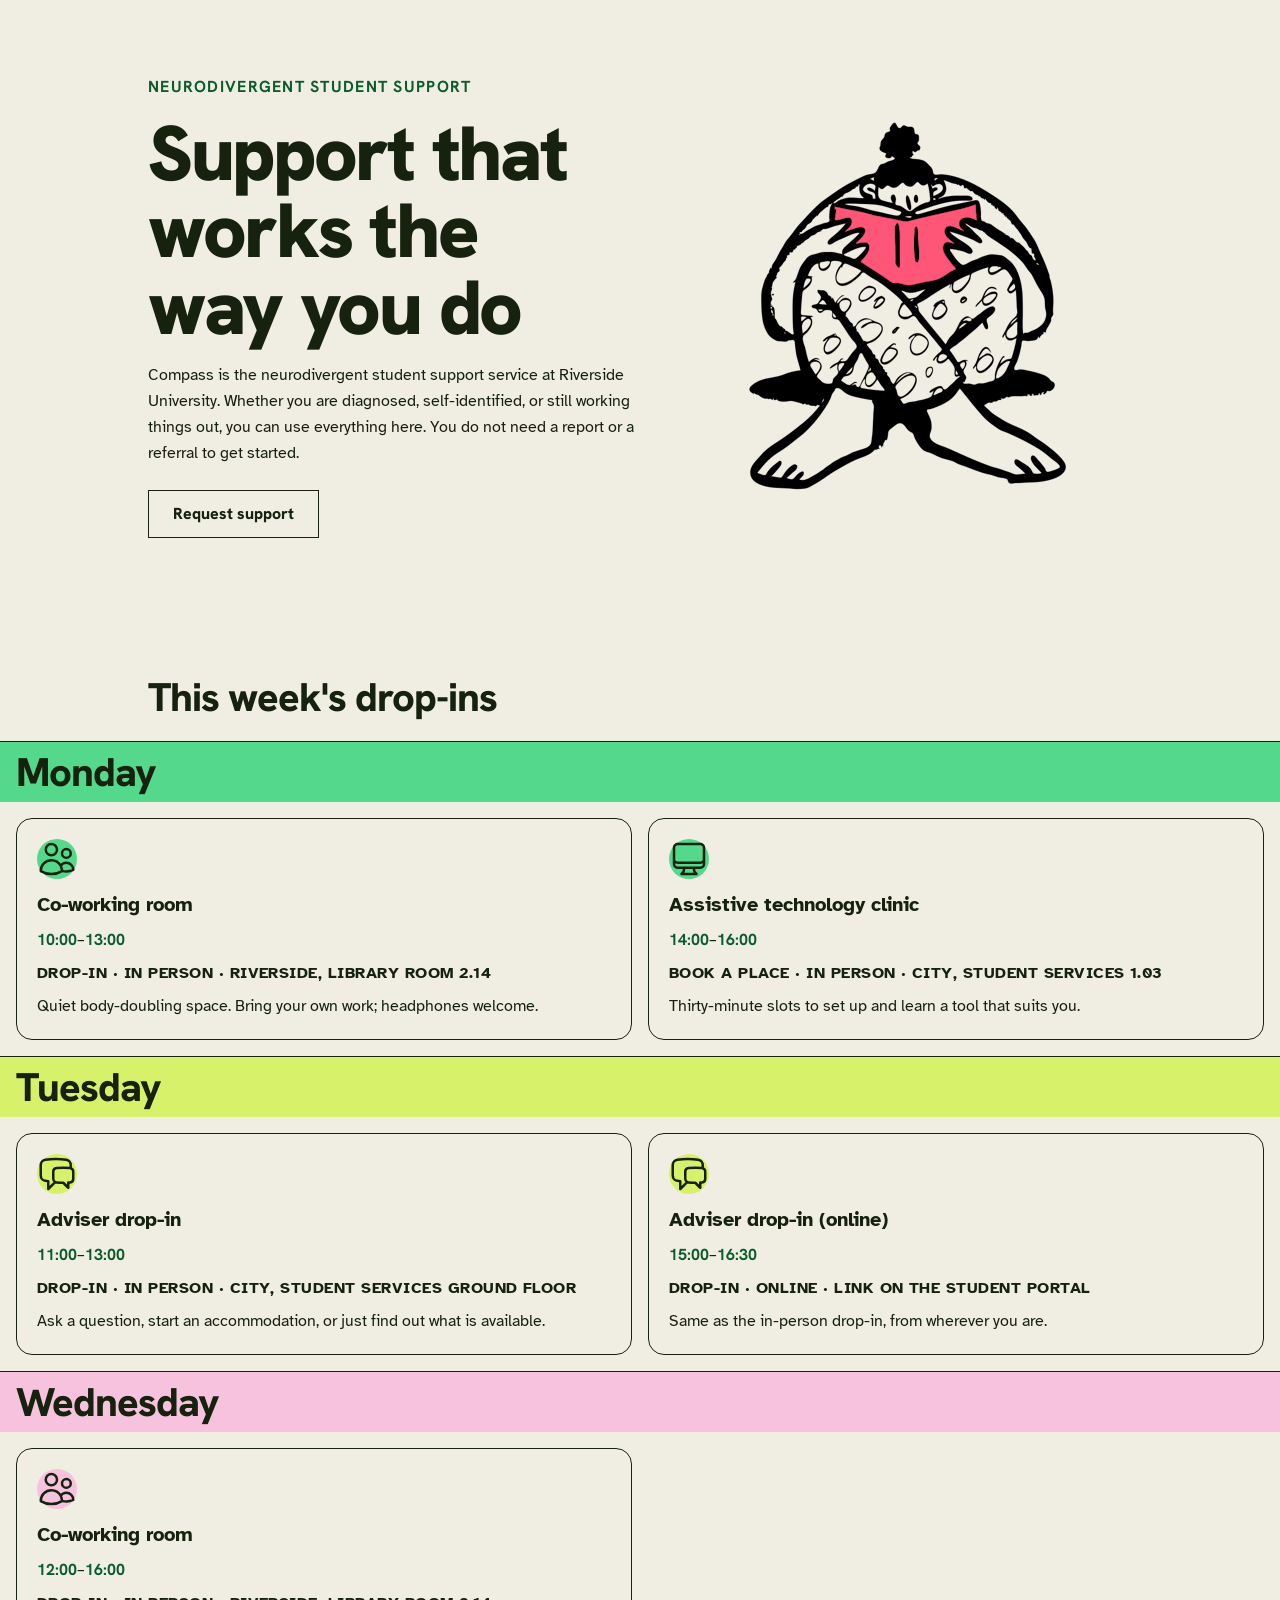
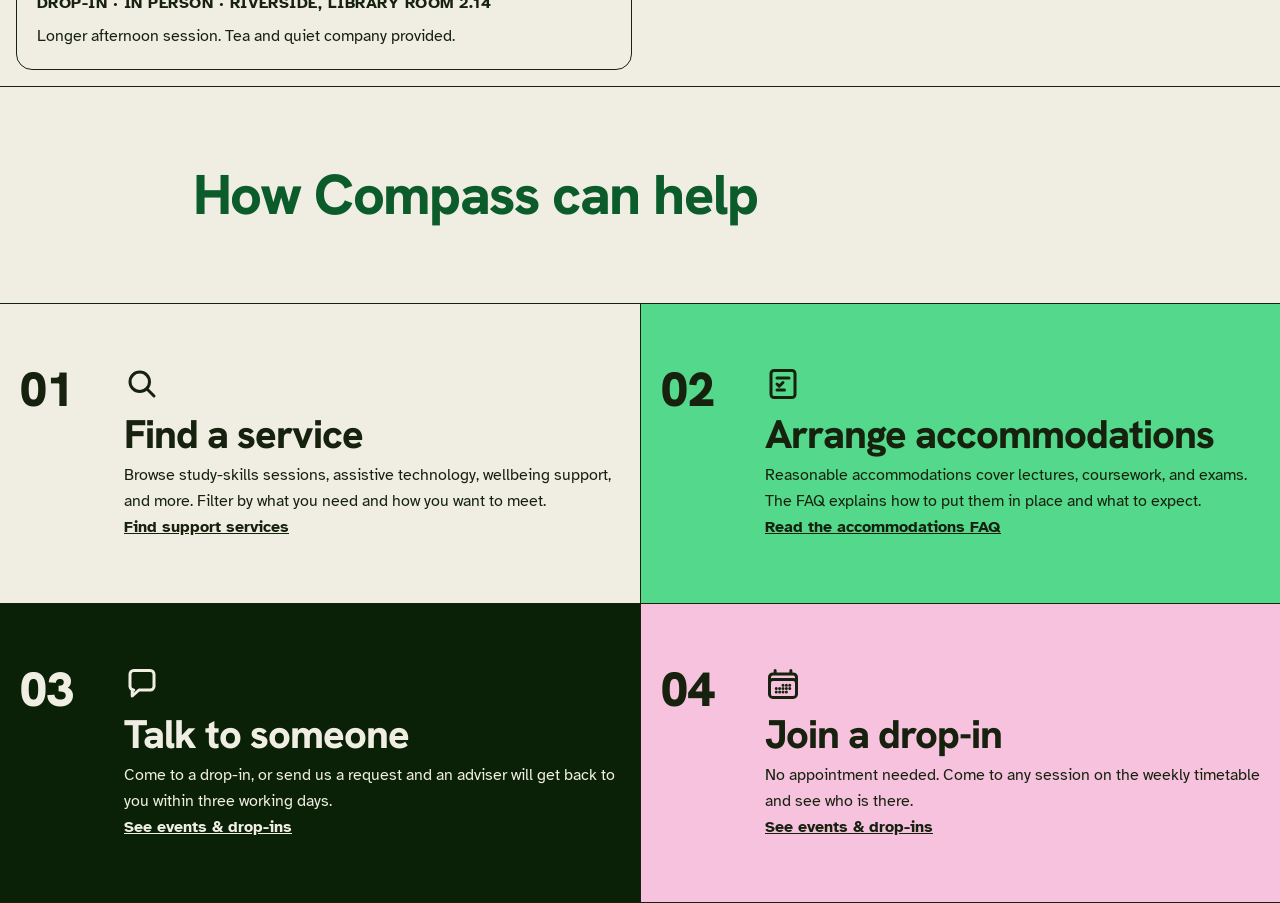
<file: 05-responsive-starter/index.html>
<!doctype html>
<html lang="en-IE">
  <head>
    <meta charset="utf-8" />
    <meta name="viewport" content="width=device-width, initial-scale=1" />
    <title>
      Week 05 starter: Compass hero, events days and numbered rows, responsive
    </title>
    <link rel="preconnect" href="https://fonts.googleapis.com" />
    <link rel="preconnect" href="https://fonts.gstatic.com" crossorigin />
    <link
      href="https://fonts.googleapis.com/css2?family=Atkinson+Hyperlegible:ital,wght@0,400;0,700;1,400;1,700&family=Hanken+Grotesk:wght@500;700;800;900&display=swap"
      rel="stylesheet"
    />
    <link rel="stylesheet" href="assets/app.css" />
  </head>
  <body class="bg-paper font-sans leading-relaxed text-ink">
    <!-- Week 5 starter. This is week 4's finished page: the hero, the events
         day sections and the numbered rows, laid out for a wide window and
         applied at every width. Your job this week is to add the responsive
         prefixes week 4 left out (see the three Targets in the lesson), so the
         same page also works on a phone. --> 
    <main>
      <section aria-labelledby="intro-heading">
        <div
          class="mx-auto grid max-w-5xl lg:grid-cols-[1.1fr_0.9fr] items-center gap-10 px-5 py-[clamp(2.5rem,1.5rem+4vw,5rem)]"
        >
          <div>
            <p
              class="font-display text-base font-bold tracking-[0.08em] text-link uppercase"
            >
              Neurodivergent student support
            </p>
            <h1
              id="intro-heading"
              class="mt-4 font-display text-display leading-none font-black tracking-[-0.03em] text-balance"
            >
              Support that works the way you do
            </h1>
            <p class="mt-4 max-w-[66ch] text-pretty">
              Compass is the neurodivergent student support service at Riverside
              University. Whether you are diagnosed, self-identified, or still
              working things out, you can use everything here. You do not need a
              report or a referral to get started.
            </p>
            <p class="mt-6">
              <a
                class="inline-block border-(length:--rule) border-ink bg-transparent px-6 py-2.5 font-display font-extrabold text-ink no-underline"
                href="#"
                >Request support</a
              >
            </p>
          </div>
          <div class="mx-auto w-full max-w-sm">
            <img
              src="images/hero-student-doodle.png"
              alt=""
              width="359"
              height="400"
            />
          </div>
        </div>
      </section>

      <h2
        class="mx-auto max-w-5xl px-5 pt-16 pb-6 font-display text-h2 leading-none font-extrabold tracking-tight"
      >
        This week's drop-ins
      </h2>
      <div class="border-t-(length:--rule) border-ink">
        <section
          class="border-b-(length:--rule) border-ink bg-paper"
          aria-labelledby="mon-heading"
        >
          <h2
            id="mon-heading"
            class="m-0 flex items-center gap-2 bg-green px-4 py-2.5 font-display text-h2 leading-none font-extrabold tracking-tight text-on-light"
          >
            Monday
          </h2>
          <div class="grid gap-4 p-4 sm:grid-cols-2">
            <article
              class="flex flex-col gap-2 rounded-2xl border-(length:--rule) border-ink bg-paper p-5"
            >
              <span
                class="mb-1 inline-flex h-10 w-10 items-center justify-center rounded-full bg-green text-on-light"
                aria-hidden="true"
              >
                <svg
                  viewBox="0 0 24 24"
                  fill="none"
                  stroke="currentColor"
                  stroke-width="1.5"
                  stroke-linecap="round"
                  stroke-linejoin="round"
                >
                  <path
                    d="M15 19.1276C15.8329 19.37 16.7138 19.5 17.625 19.5C19.1037 19.5 20.5025 19.1576 21.7464 18.5478C21.7488 18.4905 21.75 18.4329 21.75 18.375C21.75 16.0968 19.9031 14.25 17.625 14.25C16.2069 14.25 14.956 14.9655 14.2136 16.0552M15 19.1276V19.125C15 18.0121 14.7148 16.9658 14.2136 16.0552M15 19.1276C15 19.1632 14.9997 19.1988 14.9991 19.2343C13.1374 20.3552 10.9565 21 8.625 21C6.29353 21 4.11264 20.3552 2.25092 19.2343C2.25031 19.198 2.25 19.1615 2.25 19.125C2.25 15.6042 5.10418 12.75 8.625 12.75C11.0329 12.75 13.129 14.085 14.2136 16.0552M12 6.375C12 8.23896 10.489 9.75 8.625 9.75C6.76104 9.75 5.25 8.23896 5.25 6.375C5.25 4.51104 6.76104 3 8.625 3C10.489 3 12 4.51104 12 6.375ZM20.25 8.625C20.25 10.0747 19.0747 11.25 17.625 11.25C16.1753 11.25 15 10.0747 15 8.625C15 7.17525 16.1753 6 17.625 6C19.0747 6 20.25 7.17525 20.25 8.625Z"
                  />
                </svg>
              </span>
              <h3 class="m-0 text-xl font-black">Co-working room</h3>
              <p>
                <time datetime="10:00" class="font-display font-bold text-link"
                  >10:00</time
                >&ndash;<time
                  datetime="13:00"
                  class="font-display font-bold text-link"
                  >13:00</time
                >
              </p>
              <p class="text-base font-bold tracking-[0.03em] uppercase">
                Drop-in &middot; In person &middot; Riverside, Library room 2.14
              </p>
              <p>
                Quiet body-doubling space. Bring your own work; headphones
                welcome.
              </p>
            </article>
            <article
              class="flex flex-col gap-2 rounded-2xl border-(length:--rule) border-ink bg-paper p-5"
            >
              <span
                class="mb-1 inline-flex h-10 w-10 items-center justify-center rounded-full bg-green text-on-light"
                aria-hidden="true"
              >
                <svg
                  viewBox="0 0 24 24"
                  fill="none"
                  stroke="currentColor"
                  stroke-width="1.5"
                  stroke-linecap="round"
                  stroke-linejoin="round"
                >
                  <path
                    d="M9 17.25V18.2574C9 19.053 8.68393 19.8161 8.12132 20.3787L7.5 21H16.5L15.8787 20.3787C15.3161 19.8161 15 19.053 15 18.2574V17.25M21 5.25V15C21 16.2426 19.9926 17.25 18.75 17.25H5.25C4.00736 17.25 3 16.2426 3 15V5.25M21 5.25C21 4.00736 19.9926 3 18.75 3H5.25C4.00736 3 3 4.00736 3 5.25M21 5.25V12C21 13.2426 19.9926 14.25 18.75 14.25H5.25C4.00736 14.25 3 13.2426 3 12V5.25"
                  />
                </svg>
              </span>
              <h3 class="m-0 text-xl font-black">
                Assistive technology clinic
              </h3>
              <p>
                <time datetime="14:00" class="font-display font-bold text-link"
                  >14:00</time
                >&ndash;<time
                  datetime="16:00"
                  class="font-display font-bold text-link"
                  >16:00</time
                >
              </p>
              <p class="text-base font-bold tracking-[0.03em] uppercase">
                Book a place &middot; In person &middot; City, Student Services
                1.03
              </p>
              <p>
                Thirty-minute slots to set up and learn a tool that suits you.
              </p>
            </article>
          </div>
        </section>
        <section
          class="border-b-(length:--rule) border-ink bg-paper"
          aria-labelledby="tue-heading"
        >
          <h2
            id="tue-heading"
            class="m-0 flex items-center gap-2 bg-lime px-4 py-2.5 font-display text-h2 leading-none font-extrabold tracking-tight text-on-light"
          >
            Tuesday
          </h2>
          <div class="grid gap-4 p-4 sm:grid-cols-2">
            <article
              class="flex flex-col gap-2 rounded-2xl border-(length:--rule) border-ink bg-paper p-5"
            >
              <span
                class="mb-1 inline-flex h-10 w-10 items-center justify-center rounded-full bg-lime text-on-light"
                aria-hidden="true"
              >
                <svg
                  viewBox="0 0 24 24"
                  fill="none"
                  stroke="currentColor"
                  stroke-width="1.5"
                  stroke-linecap="round"
                  stroke-linejoin="round"
                >
                  <path
                    d="M20.25 8.51104C21.1341 8.79549 21.75 9.6392 21.75 10.6082V14.8938C21.75 16.0304 20.9026 16.9943 19.7697 17.0867C19.4308 17.1144 19.0909 17.1386 18.75 17.1592V20.25L15.75 17.25C14.3963 17.25 13.0556 17.1948 11.7302 17.0866C11.4319 17.0623 11.1534 16.9775 10.9049 16.8451M20.25 8.51104C20.0986 8.46232 19.9393 8.43 19.7739 8.41628C18.4472 8.30616 17.1051 8.25 15.75 8.25C14.3948 8.25 13.0528 8.30616 11.7261 8.41627C10.595 8.51015 9.75 9.47323 9.75 10.6082V14.8937C9.75 15.731 10.2099 16.4746 10.9049 16.8451M20.25 8.51104V6.63731C20.25 5.01589 19.0983 3.61065 17.4903 3.40191C15.4478 3.13676 13.365 3 11.2503 3C9.13533 3 7.05233 3.13678 5.00963 3.40199C3.40173 3.61074 2.25 5.01598 2.25 6.63738V12.8626C2.25 14.484 3.40173 15.8893 5.00964 16.098C5.58661 16.1729 6.16679 16.2376 6.75 16.2918V21L10.9049 16.8451"
                  />
                </svg>
              </span>
              <h3 class="m-0 text-xl font-black">Adviser drop-in</h3>
              <p>
                <time datetime="11:00" class="font-display font-bold text-link"
                  >11:00</time
                >&ndash;<time
                  datetime="13:00"
                  class="font-display font-bold text-link"
                  >13:00</time
                >
              </p>
              <p class="text-base font-bold tracking-[0.03em] uppercase">
                Drop-in &middot; In person &middot; City, Student Services
                ground floor
              </p>
              <p>
                Ask a question, start an accommodation, or just find out what is
                available.
              </p>
            </article>
            <article
              class="flex flex-col gap-2 rounded-2xl border-(length:--rule) border-ink bg-paper p-5"
            >
              <span
                class="mb-1 inline-flex h-10 w-10 items-center justify-center rounded-full bg-lime text-on-light"
                aria-hidden="true"
              >
                <svg
                  viewBox="0 0 24 24"
                  fill="none"
                  stroke="currentColor"
                  stroke-width="1.5"
                  stroke-linecap="round"
                  stroke-linejoin="round"
                >
                  <path
                    d="M20.25 8.51104C21.1341 8.79549 21.75 9.6392 21.75 10.6082V14.8938C21.75 16.0304 20.9026 16.9943 19.7697 17.0867C19.4308 17.1144 19.0909 17.1386 18.75 17.1592V20.25L15.75 17.25C14.3963 17.25 13.0556 17.1948 11.7302 17.0866C11.4319 17.0623 11.1534 16.9775 10.9049 16.8451M20.25 8.51104C20.0986 8.46232 19.9393 8.43 19.7739 8.41628C18.4472 8.30616 17.1051 8.25 15.75 8.25C14.3948 8.25 13.0528 8.30616 11.7261 8.41627C10.595 8.51015 9.75 9.47323 9.75 10.6082V14.8937C9.75 15.731 10.2099 16.4746 10.9049 16.8451M20.25 8.51104V6.63731C20.25 5.01589 19.0983 3.61065 17.4903 3.40191C15.4478 3.13676 13.365 3 11.2503 3C9.13533 3 7.05233 3.13678 5.00963 3.40199C3.40173 3.61074 2.25 5.01598 2.25 6.63738V12.8626C2.25 14.484 3.40173 15.8893 5.00964 16.098C5.58661 16.1729 6.16679 16.2376 6.75 16.2918V21L10.9049 16.8451"
                  />
                </svg>
              </span>
              <h3 class="m-0 text-xl font-black">Adviser drop-in (online)</h3>
              <p>
                <time datetime="15:00" class="font-display font-bold text-link"
                  >15:00</time
                >&ndash;<time
                  datetime="16:30"
                  class="font-display font-bold text-link"
                  >16:30</time
                >
              </p>
              <p class="text-base font-bold tracking-[0.03em] uppercase">
                Drop-in &middot; Online &middot; Link on the student portal
              </p>
              <p>Same as the in-person drop-in, from wherever you are.</p>
            </article>
          </div>
        </section>
        <section
          class="border-b-(length:--rule) border-ink bg-paper"
          aria-labelledby="wed-heading"
        >
          <h2
            id="wed-heading"
            class="m-0 flex items-center gap-2 bg-pink px-4 py-2.5 font-display text-h2 leading-none font-extrabold tracking-tight text-on-light"
          >
            Wednesday
          </h2>
          <div class="grid gap-4 p-4 sm:grid-cols-2">
            <article
              class="flex flex-col gap-2 rounded-2xl border-(length:--rule) border-ink bg-paper p-5"
            >
              <span
                class="mb-1 inline-flex h-10 w-10 items-center justify-center rounded-full bg-pink text-on-light"
                aria-hidden="true"
              >
                <svg
                  viewBox="0 0 24 24"
                  fill="none"
                  stroke="currentColor"
                  stroke-width="1.5"
                  stroke-linecap="round"
                  stroke-linejoin="round"
                >
                  <path
                    d="M15 19.1276C15.8329 19.37 16.7138 19.5 17.625 19.5C19.1037 19.5 20.5025 19.1576 21.7464 18.5478C21.7488 18.4905 21.75 18.4329 21.75 18.375C21.75 16.0968 19.9031 14.25 17.625 14.25C16.2069 14.25 14.956 14.9655 14.2136 16.0552M15 19.1276V19.125C15 18.0121 14.7148 16.9658 14.2136 16.0552M15 19.1276C15 19.1632 14.9997 19.1988 14.9991 19.2343C13.1374 20.3552 10.9565 21 8.625 21C6.29353 21 4.11264 20.3552 2.25092 19.2343C2.25031 19.198 2.25 19.1615 2.25 19.125C2.25 15.6042 5.10418 12.75 8.625 12.75C11.0329 12.75 13.129 14.085 14.2136 16.0552M12 6.375C12 8.23896 10.489 9.75 8.625 9.75C6.76104 9.75 5.25 8.23896 5.25 6.375C5.25 4.51104 6.76104 3 8.625 3C10.489 3 12 4.51104 12 6.375ZM20.25 8.625C20.25 10.0747 19.0747 11.25 17.625 11.25C16.1753 11.25 15 10.0747 15 8.625C15 7.17525 16.1753 6 17.625 6C19.0747 6 20.25 7.17525 20.25 8.625Z"
                  />
                </svg>
              </span>
              <h3 class="m-0 text-xl font-black">Co-working room</h3>
              <p>
                <time datetime="12:00" class="font-display font-bold text-link"
                  >12:00</time
                >&ndash;<time
                  datetime="16:00"
                  class="font-display font-bold text-link"
                  >16:00</time
                >
              </p>
              <p class="text-base font-bold tracking-[0.03em] uppercase">
                Drop-in &middot; In person &middot; Riverside, Library room 2.14
              </p>
              <p>Longer afternoon session. Tea and quiet company provided.</p>
            </article>
          </div>
        </section>
      </div>

      <section aria-labelledby="help-heading">
        <div class="grid grid-cols-1 gap-2 px-5 py-14 sm:grid-cols-[minmax(5rem,12%)_1fr] sm:gap-6 sm:py-20">
          <div aria-hidden="true"></div>
          <h2
            id="help-heading"
            class="font-display text-[clamp(2.25rem,1.75rem+2.2vw,3.5rem)] leading-none font-extrabold tracking-tight text-link"
          >
            How Compass can help
          </h2>
        </div>
        <ul class="grid border-y-(length:--rule) border-ink sm:grid-cols-2">
          <li class="bg-paper text-ink">
            <div
               class="grid grid-cols-1 gap-2 px-5 py-[clamp(2.25rem,1.5rem+3vw,4rem)] sm:grid-cols-[minmax(5rem,12%)_1fr] sm:gap-6"
            >
              <span
                class="font-display text-[clamp(2rem,1.5rem+2vw,3rem)] leading-none font-black"
                aria-hidden="true"
                >01</span
              >
              <div class="min-w-0 break-words">
                <svg
                  class="mb-3 h-9 w-9"
                  viewBox="0 0 24 24"
                  fill="none"
                  stroke="currentColor"
                  stroke-width="2"
                  stroke-linecap="round"
                  stroke-linejoin="round"
                  aria-hidden="true"
                >
                  <circle cx="10.5" cy="10.5" r="6.5" />
                  <path d="M20 20l-4.8-4.8" />
                </svg>
                <h3
                  class="mb-2 font-display text-h2 leading-none font-extrabold tracking-tight text-balance"
                >
                  Find a service
                </h3>
                <p>
                  Browse study-skills sessions, assistive technology, wellbeing
                  support, and more. Filter by what you need and how you want to
                  meet.
                </p>
                <p>
                  <a
                    class="font-bold text-inherit underline"
                    href="find-support-services.html"
                    >Find support services</a
                  >
                </p>
              </div>
            </div>
          </li>
          <li
            class="border-l-(length:--rule) border-ink bg-green text-on-light"
          >
            <div
              class="grid grid-cols-[minmax(5rem,12%)_1fr] gap-6 px-5 py-[clamp(2.25rem,1.5rem+3vw,4rem)]"
            >
              <span
                class="font-display text-[clamp(2rem,1.5rem+2vw,3rem)] leading-none font-black"
                aria-hidden="true"
                >02</span
              >
              <div class="min-w-0 break-words">
                <svg
                  class="mb-3 h-9 w-9"
                  viewBox="0 0 24 24"
                  fill="none"
                  stroke="currentColor"
                  stroke-width="2"
                  stroke-linecap="round"
                  stroke-linejoin="round"
                  aria-hidden="true"
                >
                  <rect x="4" y="3" width="16" height="18" rx="2" />
                  <path d="M8 8h8M8 12l1.5 1.5L12 11M8 16h5" />
                </svg>
                <h3
                  class="mb-2 font-display text-h2 leading-none font-extrabold tracking-tight text-balance"
                >
                  Arrange accommodations
                </h3>
                <p>
                  Reasonable accommodations cover lectures, coursework, and
                  exams. The FAQ explains how to put them in place and what to
                  expect.
                </p>
                <p>
                  <a
                    class="font-bold text-inherit underline"
                    href="accommodations-faq.html"
                    >Read the accommodations FAQ</a
                  >
                </p>
              </div>
            </div>
          </li>
          <li
            class="border-t-(length:--rule) border-ink bg-ink-deep text-on-dark"
          >
            <div
              class="grid grid-cols-[minmax(5rem,12%)_1fr] gap-6 px-5 py-[clamp(2.25rem,1.5rem+3vw,4rem)]"
            >
              <span
                class="font-display text-[clamp(2rem,1.5rem+2vw,3rem)] leading-none font-black"
                aria-hidden="true"
                >03</span
              >
              <div class="min-w-0 break-words">
                <svg
                  class="mb-3 h-9 w-9"
                  viewBox="0 0 24 24"
                  fill="none"
                  stroke="currentColor"
                  stroke-width="2"
                  stroke-linecap="round"
                  stroke-linejoin="round"
                  aria-hidden="true"
                >
                  <path
                    d="M4 5.5A2.5 2.5 0 0 1 6.5 3h11A2.5 2.5 0 0 1 20 5.5v8A2.5 2.5 0 0 1 17.5 16H10l-4.5 4v-4H6.5A2.5 2.5 0 0 1 4 13.5v-8Z"
                  />
                </svg>
                <h3
                  class="mb-2 font-display text-h2 leading-none font-extrabold tracking-tight text-balance"
                >
                  Talk to someone
                </h3>
                <p>
                  Come to a drop-in, or send us a request and an adviser will
                  get back to you within three working days.
                </p>
                <p>
                  <a class="font-bold text-inherit underline" href="events.html"
                    >See events &amp; drop-ins</a
                  >
                </p>
              </div>
            </div>
          </li>
          <li
            class="border-t-(length:--rule) border-l-(length:--rule) border-ink bg-pink text-on-light"
          >
            <div
              class="grid grid-cols-[minmax(5rem,12%)_1fr] gap-6 px-5 py-[clamp(2.25rem,1.5rem+3vw,4rem)]"
            >
              <span
                class="font-display text-[clamp(2rem,1.5rem+2vw,3rem)] leading-none font-black"
                aria-hidden="true"
                >04</span
              >
              <div class="min-w-0 break-words">
                <svg
                  class="mb-3 h-9 w-9"
                  viewBox="0 0 24 24"
                  fill="none"
                  stroke="currentColor"
                  stroke-width="2"
                  stroke-linecap="round"
                  stroke-linejoin="round"
                  aria-hidden="true"
                >
                  <path
                    d="M6.75 3V5.25M17.25 3V5.25M3 18.75V7.5C3 6.25736 4.00736 5.25 5.25 5.25H18.75C19.9926 5.25 21 6.25736 21 7.5V18.75M3 18.75C3 19.9926 4.00736 21 5.25 21H18.75C19.9926 21 21 19.9926 21 18.75M3 18.75V11.25C3 10.0074 4.00736 9 5.25 9H18.75C19.9926 9 21 10.0074 21 11.25V18.75M12 12.75H12.0075V12.7575H12V12.75ZM12 15H12.0075V15.0075H12V15ZM12 17.25H12.0075V17.2575H12V17.25ZM9.75 15H9.7575V15.0075H9.75V15ZM9.75 17.25H9.7575V17.2575H9.75V17.25ZM7.5 15H7.5075V15.0075H7.5V15ZM7.5 17.25H7.5075V17.2575H7.5V17.25ZM14.25 12.75H14.2575V12.7575H14.25V12.75ZM14.25 15H14.2575V15.0075H14.25V15ZM14.25 17.25H14.2575V17.2575H14.25V17.25ZM16.5 12.75H16.5075V12.7575H16.5V12.75ZM16.5 15H16.5075V15.0075H16.5V15Z"
                  />
                </svg>
                <h3
                  class="mb-2 font-display text-h2 leading-none font-extrabold tracking-tight text-balance"
                >
                  Join a drop-in
                </h3>
                <p>
                  No appointment needed. Come to any session on the weekly
                  timetable and see who is there.
                </p>
                <p>
                  <a class="font-bold text-inherit underline" href="events.html"
                    >See events &amp; drop-ins</a
                  >
                </p>
              </div>
            </div>
          </li>
        </ul>
      </section>
    </main>
  </body>
</html>
</file>
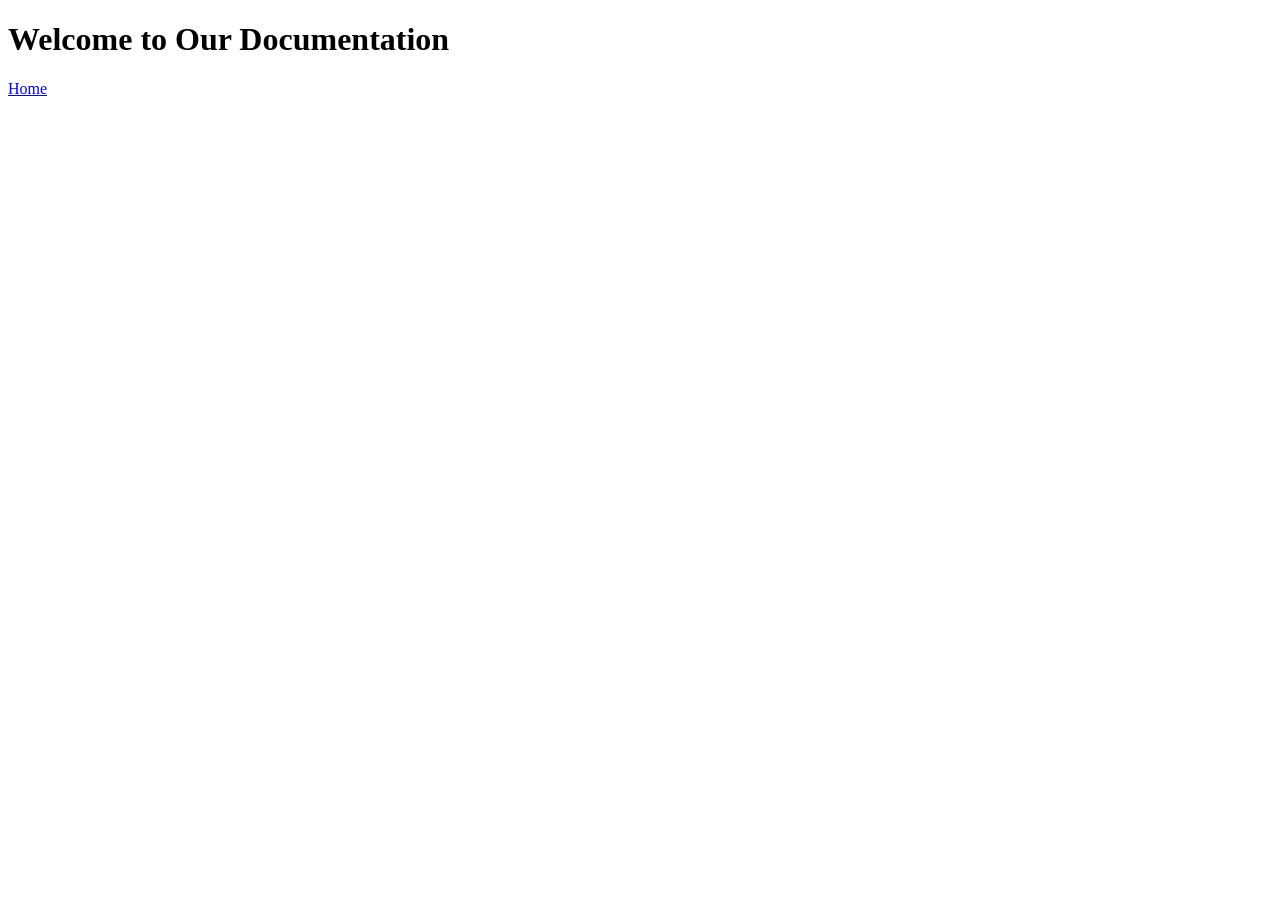
<file: docs/index.html>
<!DOCTYPE html>
<html lang="en">
<head>
    <meta charset="UTF-8">
    <meta name="viewport" content="width=device-width, initial-scale=1.0">
    <title>Document</title>
</head>
<body>
    <h1>Welcome to Our Documentation</h1>
    <a href="index.html">Home</a>
    
</body>
</html>
</file>
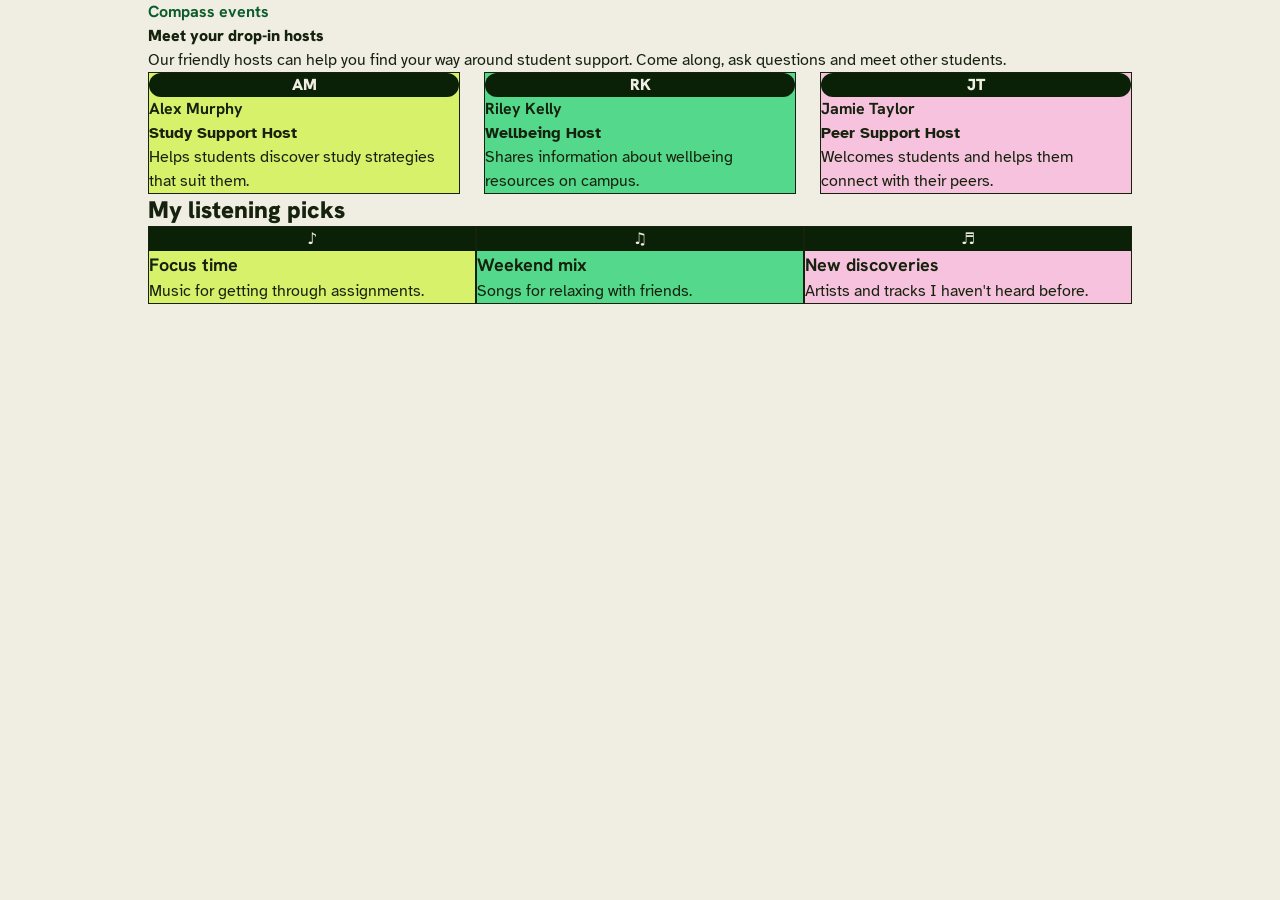
<file: 03-flexbox-starter/practice.html>
<!doctype html>
<html lang="en-IE">
  <head>
    <meta charset="utf-8" />
    <meta name="viewport" content="width=device-width, initial-scale=1" />
    <title>Week 03 practice</title>
    <link rel="preconnect" href="https://fonts.googleapis.com" />
    <link rel="preconnect" href="https://fonts.gstatic.com" crossorigin />
    <link
      href="https://fonts.googleapis.com/css2?family=Atkinson+Hyperlegible:ital,wght@0,400;0,700;1,400;1,700&family=Hanken+Grotesk:wght@500;700;800;900&display=swap"
      rel="stylesheet"
    />
    <link rel="stylesheet" href="assets/app.css" />
  </head>
  <body class="bg-paper font-sans text-ink">
<!doctype html>
<html lang="en-IE">
  <head>

  <body class="bg-paper font-sans text-ink">
    <main class="mx-auto max-w-5xl px-5 py-12">
      <p class="font-display font-bold uppercase tracking-widest text-link">
        Compass events
      </p>

      <h1 class="mt-3 font-display text-4xl font-black">
        Meet your drop-in hosts
      </h1>

      <p class="mt-4 max-w-[60ch]">
        Our friendly hosts can help you find your way around student support.
        Come along, ask questions and meet other students.
      </p>

      <section aria-label="Drop-in hosts" class="mt-8">
        <ul class="flex flex-wrap gap-6 list-none p-0">

          <li
            class="min-w-0 flex-1 basis-56 border-(length:--rule) border-ink bg-lime p-6"
          >
            <div
              class="mb-4 flex h-12 w-12 items-center justify-center rounded-full bg-ink-deep font-display text-xl font-black text-on-dark"
              aria-hidden="true"
            >
              AM
            </div>

            <h2 class="font-display text-xl font-bold">
              Alex Murphy
            </h2>

            <p class="mt-1 font-bold">Study Support Host</p>

            <p class="mt-3">
              Helps students discover study strategies that suit them.
            </p>
          </li>

          <li
            class="min-w-0 flex-1 basis-56 border-(length:--rule) border-ink bg-green p-6 text-on-light"
          >
            <div
              class="mb-4 flex h-12 w-12 items-center justify-center rounded-full bg-ink-deep font-display text-xl font-black text-on-dark"
              aria-hidden="true"
            >
              RK
            </div>

            <h2 class="font-display text-xl font-bold">
              Riley Kelly
            </h2>

            <p class="mt-1 font-bold">Wellbeing Host</p>

            <p class="mt-3">
              Shares information about wellbeing resources on campus.
            </p>
          </li>

          <li
            class="min-w-0 flex-1 basis-56 border-(length:--rule) border-ink bg-pink p-6 text-on-light"
          >
            <div
              class="mb-4 flex h-12 w-12 items-center justify-center rounded-full bg-ink-deep font-display text-xl font-black text-on-dark"
              aria-hidden="true"
            >
              JT
            </div>

            <h2 class="font-display text-xl font-bold">
              Jamie Taylor
            </h2>

            <p class="mt-1 font-bold">Peer Support Host</p>

            <p class="mt-3">
              Welcomes students and helps them connect with their peers.
            </p>
          </li>

        </ul>
      </section>
      
<!-- Example: a Flexbox row inspired by a music streaming website -->

<section aria-labelledby="playlists-heading" class="mt-12">
  <h2
    id="playlists-heading"
    class="font-display text-2xl font-black"
  >
    My listening picks
  </h2>

  <ul class="mt-6 flex flex-wrap gap-5 list-none p-0">

    <li
      class="min-w-0 flex-1 basis-40 border-(length:--rule) border-ink bg-lime p-5"
    >
      <div
        class="flex aspect-square items-center justify-center bg-ink-deep text-3xl text-on-dark"
        aria-hidden="true"
      >
        ♪
      </div>

      <h3 class="mt-4 font-display text-lg font-bold">
        Focus time
      </h3>

      <p class="mt-2">
        Music for getting through assignments.
      </p>
    </li>

    <li
      class="min-w-0 flex-1 basis-40 border-(length:--rule) border-ink bg-green p-5 text-on-light"
    >
      <div
        class="flex aspect-square items-center justify-center bg-ink-deep text-3xl text-on-dark"
        aria-hidden="true"
      >
        ♫
      </div>

      <h3 class="mt-4 font-display text-lg font-bold">
        Weekend mix
      </h3>

      <p class="mt-2">
        Songs for relaxing with friends.
      </p>
    </li>

    <li
      class="min-w-0 flex-1 basis-40 border-(length:--rule) border-ink bg-pink p-5 text-on-light"
    >
      <div
        class="flex aspect-square items-center justify-center bg-ink-deep text-3xl text-on-dark"
        aria-hidden="true"
      >
        ♬
      </div>

      <h3 class="mt-4 font-display text-lg font-bold">
        New discoveries
      </h3>

      <p class="mt-2">
        Artists and tracks I haven't heard before.
      </p>
    </li>

  </ul>
</section>

   </main>
  </body>
</html>
</file>
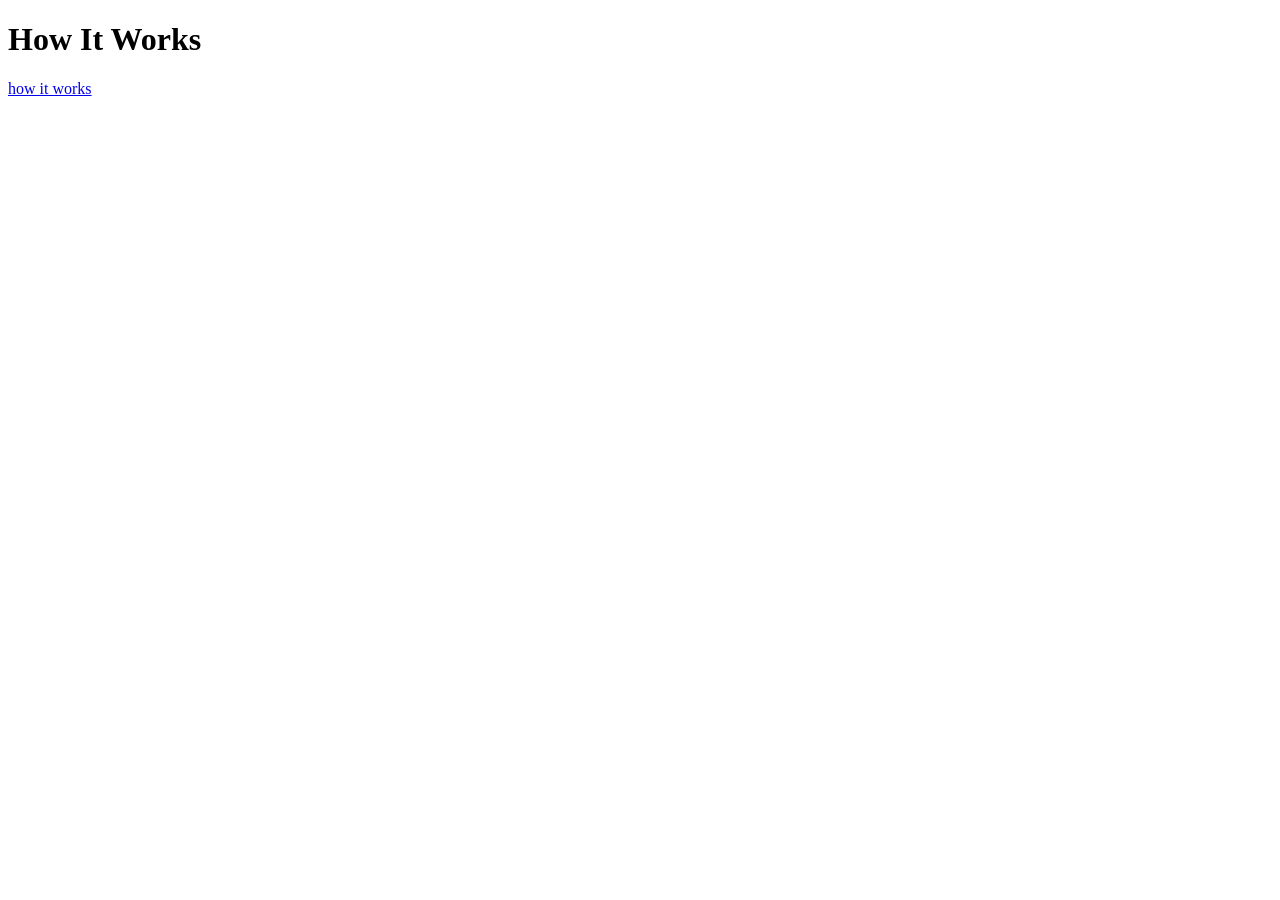
<file: docs/how-it-works.html>
<!DOCTYPE html>
<html lang="en">
<head>
    <meta charset="UTF-8">
    <meta name="viewport" content="width=device-width, initial-scale=1.0">
    <title>Document</title>
</head>
<body>
    <h1>How It Works</h1>
    <a href="how-it-works.html">how it works</a>
</body>
</html>
</file>
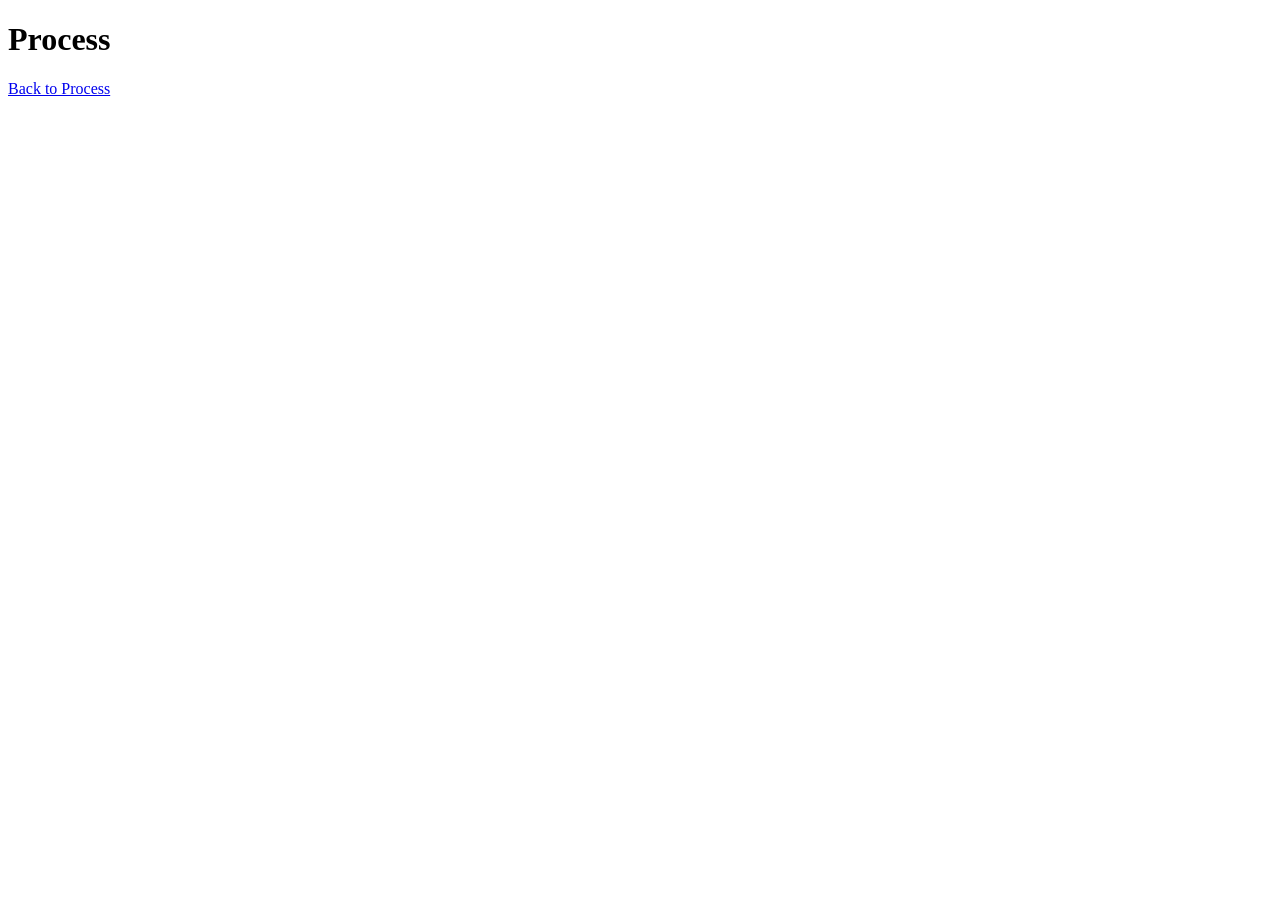
<file: docs/process.html>
<!DOCTYPE html>
<html lang="en">
<head>
    <meta charset="UTF-8">
    <meta name="viewport" content="width=device-width, initial-scale=1.0">
    <title>Document</title>
</head>
<body>
    <h1>Process</h1>
    <a href="process.html">Back to Process</a>
</body>
</html>
</file>
<file: 01-utility-first-starter/assets/app.css>
/*! tailwindcss v4.3.3 | MIT License | https://tailwindcss.com */
@layer properties;
@layer theme, base, components, utilities;
@layer theme {
  :root, :host {
    --font-sans: "Atkinson Hyperlegible", system-ui, -apple-system, "Segoe UI", sans-serif;
    --font-mono: ui-monospace, SFMono-Regular, Menlo, Monaco, Consolas, "Liberation Mono",
      "Courier New", monospace;
    --spacing: 0.25rem;
    --text-base: 1rem;
    --text-base--line-height: calc(1.5 / 1);
    --text-lg: 1.125rem;
    --text-lg--line-height: calc(1.75 / 1.125);
    --font-weight-bold: 700;
    --font-weight-extrabold: 800;
    --font-weight-black: 900;
    --default-font-family: var(--font-sans);
    --default-mono-font-family: var(--font-mono);
    --font-display: "Hanken Grotesk", ui-sans-serif, system-ui, sans-serif;
    --color-paper: #f0eee3;
    --color-ink: #16220e;
    --color-link: #0b5c2a;
    --color-ink-deep: #16220e;
    --color-on-dark: #f0eee3;
    --text-display: clamp(2.5rem, 1.6rem + 4vw, 5rem);
  }
}
@layer base {
  *, ::after, ::before, ::backdrop, ::file-selector-button {
    box-sizing: border-box;
    margin: 0;
    padding: 0;
    border: 0 solid;
  }
  html, :host {
    line-height: 1.5;
    -webkit-text-size-adjust: 100%;
    tab-size: 4;
    font-family: var(--default-font-family, -apple-system, BlinkMacSystemFont, "Segoe UI", Roboto, "Helvetica Neue", "Noto Sans", Arial, sans-serif, "Apple Color Emoji", "Segoe UI Emoji", "Segoe UI Symbol", "Noto Color Emoji");
    font-feature-settings: var(--default-font-feature-settings, normal);
    font-variation-settings: var(--default-font-variation-settings, normal);
    -webkit-tap-highlight-color: transparent;
  }
  hr {
    height: 0;
    color: inherit;
    border-top-width: 1px;
  }
  abbr:where([title]) {
    -webkit-text-decoration: underline dotted;
    text-decoration: underline dotted;
  }
  h1, h2, h3, h4, h5, h6 {
    font-size: inherit;
    font-weight: inherit;
  }
  a {
    color: inherit;
    -webkit-text-decoration: inherit;
    text-decoration: inherit;
  }
  b, strong {
    font-weight: bolder;
  }
  code, kbd, samp, pre {
    font-family: var(--default-mono-font-family, ui-monospace, SFMono-Regular, Menlo, Monaco, Consolas, "Liberation Mono", "Courier New", monospace);
    font-feature-settings: var(--default-mono-font-feature-settings, normal);
    font-variation-settings: var(--default-mono-font-variation-settings, normal);
    font-size: 1em;
  }
  small {
    font-size: 80%;
  }
  sub, sup {
    font-size: 75%;
    line-height: 0;
    position: relative;
    vertical-align: baseline;
  }
  sub {
    bottom: -0.25em;
  }
  sup {
    top: -0.5em;
  }
  table {
    text-indent: 0;
    border-color: inherit;
    border-collapse: collapse;
  }
  :-moz-focusring:where(:not(iframe)) {
    outline: auto;
  }
  progress {
    vertical-align: baseline;
  }
  summary {
    display: list-item;
  }
  ol, ul, menu {
    list-style: none;
  }
  img, svg, video, canvas, audio, iframe, embed, object {
    display: block;
    vertical-align: middle;
  }
  img, video {
    max-width: 100%;
    height: auto;
  }
  button, input, select, optgroup, textarea, ::file-selector-button {
    font: inherit;
    font-feature-settings: inherit;
    font-variation-settings: inherit;
    letter-spacing: inherit;
    color: inherit;
    border-radius: 0;
    background-color: transparent;
    opacity: 1;
  }
  :where(select:is([multiple], [size])) optgroup {
    font-weight: bolder;
  }
  :where(select:is([multiple], [size])) optgroup option {
    padding-inline-start: 20px;
  }
  ::file-selector-button {
    margin-inline-end: 4px;
  }
  ::placeholder {
    opacity: 1;
  }
  @supports (not (-webkit-appearance: -apple-pay-button))  or (contain-intrinsic-size: 1px) {
    ::placeholder {
      color: currentcolor;
      @supports (color: color-mix(in lab, red, red)) {
        color: color-mix(in oklab, currentcolor 50%, transparent);
      }
    }
  }
  textarea {
    resize: vertical;
  }
  ::-webkit-search-decoration {
    -webkit-appearance: none;
  }
  ::-webkit-date-and-time-value {
    min-height: 1lh;
    text-align: inherit;
  }
  ::-webkit-datetime-edit {
    display: inline-flex;
  }
  ::-webkit-datetime-edit-fields-wrapper {
    padding: 0;
  }
  ::-webkit-datetime-edit, ::-webkit-datetime-edit-year-field, ::-webkit-datetime-edit-month-field, ::-webkit-datetime-edit-day-field, ::-webkit-datetime-edit-hour-field, ::-webkit-datetime-edit-minute-field, ::-webkit-datetime-edit-second-field, ::-webkit-datetime-edit-millisecond-field, ::-webkit-datetime-edit-meridiem-field {
    padding-block: 0;
  }
  ::-webkit-calendar-picker-indicator {
    line-height: 1;
  }
  :-moz-ui-invalid {
    box-shadow: none;
  }
  button, input:where([type="button"], [type="reset"], [type="submit"]), ::file-selector-button {
    appearance: button;
  }
  ::-webkit-inner-spin-button, ::-webkit-outer-spin-button {
    height: auto;
  }
  [hidden]:where(:not([hidden="until-found"])) {
    display: none !important;
  }
}
@layer utilities {
  .mx-auto {
    margin-inline: auto;
  }
  .mt-4 {
    margin-top: calc(var(--spacing) * 4);
  }
  .mt-6 {
    margin-top: calc(var(--spacing) * 6);
  }
  .mb-4 {
    margin-bottom: calc(var(--spacing) * 4);
  }
  .block {
    display: block;
  }
  .flex {
    display: flex;
  }
  .inline-block {
    display: inline-block;
  }
  .table {
    display: table;
  }
  .h-14 {
    height: calc(var(--spacing) * 14);
  }
  .w-14 {
    width: calc(var(--spacing) * 14);
  }
  .max-w-\[66ch\] {
    max-width: 66ch;
  }
  .border-collapse {
    border-collapse: collapse;
  }
  .resize {
    resize: both;
  }
  .list-none {
    list-style-type: none;
  }
  .flex-wrap {
    flex-wrap: wrap;
  }
  .gap-4 {
    gap: calc(var(--spacing) * 4);
  }
  .border {
    border-style: var(--tw-border-style);
    border-width: 1px;
  }
  .border-\(length\:--rule\) {
    border-style: var(--tw-border-style);
    border-width: var(--rule);
  }
  .border-t-\(length\:--rule\) {
    border-top-style: var(--tw-border-style);
    border-top-width: var(--rule);
  }
  .border-b-\(length\:--rule\) {
    border-bottom-style: var(--tw-border-style);
    border-bottom-width: var(--rule);
  }
  .border-ink {
    border-color: var(--color-ink);
  }
  .bg-ink-deep {
    background-color: var(--color-ink-deep);
  }
  .bg-paper {
    background-color: var(--color-paper);
  }
  .bg-transparent {
    background-color: transparent;
  }
  .p-8 {
    padding: calc(var(--spacing) * 8);
  }
  .px-6 {
    padding-inline: calc(var(--spacing) * 6);
  }
  .py-2 {
    padding-block: calc(var(--spacing) * 2);
  }
  .py-2\.5 {
    padding-block: calc(var(--spacing) * 2.5);
  }
  .py-\[clamp\(2rem\,1\.5rem\+2vw\,3\.5rem\)\] {
    padding-block: clamp(2rem, 1.5rem + 2vw, 3.5rem);
  }
  .pl-0 {
    padding-left: 0px;
  }
  .text-center {
    text-align: center;
  }
  .font-display {
    font-family: var(--font-display);
  }
  .font-sans {
    font-family: var(--font-sans);
  }
  .text-base {
    font-size: var(--text-base);
    line-height: var(--tw-leading, var(--text-base--line-height));
  }
  .text-lg {
    font-size: var(--text-lg);
    line-height: var(--tw-leading, var(--text-lg--line-height));
  }
  .text-display {
    font-size: var(--text-display);
  }
  .leading-none {
    --tw-leading: 1;
    line-height: 1;
  }
  .font-black {
    --tw-font-weight: var(--font-weight-black);
    font-weight: var(--font-weight-black);
  }
  .font-bold {
    --tw-font-weight: var(--font-weight-bold);
    font-weight: var(--font-weight-bold);
  }
  .font-extrabold {
    --tw-font-weight: var(--font-weight-extrabold);
    font-weight: var(--font-weight-extrabold);
  }
  .tracking-\[-0\.03em\] {
    --tw-tracking: -0.03em;
    letter-spacing: -0.03em;
  }
  .tracking-\[0\.08em\] {
    --tw-tracking: 0.08em;
    letter-spacing: 0.08em;
  }
  .text-balance {
    text-wrap: balance;
  }
  .text-pretty {
    text-wrap: pretty;
  }
  .text-wrap {
    text-wrap: wrap;
  }
  .text-ink {
    color: var(--color-ink);
  }
  .text-link {
    color: var(--color-link);
  }
  .text-on-dark {
    color: var(--color-on-dark);
  }
  .uppercase {
    text-transform: uppercase;
  }
  .no-underline {
    text-decoration-line: none;
  }
  .underline {
    text-decoration-line: underline;
  }
  .outline {
    outline-style: var(--tw-outline-style);
    outline-width: 1px;
  }
  .selection\:bg-link ::selection {
    background-color: var(--color-link);
  }
  .selection\:bg-link::selection {
    background-color: var(--color-link);
  }
  .selection\:text-paper ::selection {
    color: var(--color-paper);
  }
  .selection\:text-paper::selection {
    color: var(--color-paper);
  }
}
:root {
  --rule: 1.5px;
}
@property --tw-border-style {
  syntax: "*";
  inherits: false;
  initial-value: solid;
}
@property --tw-leading {
  syntax: "*";
  inherits: false;
}
@property --tw-font-weight {
  syntax: "*";
  inherits: false;
}
@property --tw-tracking {
  syntax: "*";
  inherits: false;
}
@property --tw-outline-style {
  syntax: "*";
  inherits: false;
  initial-value: solid;
}
@layer properties {
  @supports ((-webkit-hyphens: none) and (not (margin-trim: inline))) or ((-moz-orient: inline) and (not (color:rgb(from red r g b)))) {
    *, ::before, ::after, ::backdrop {
      --tw-border-style: solid;
      --tw-leading: initial;
      --tw-font-weight: initial;
      --tw-tracking: initial;
      --tw-outline-style: solid;
    }
  }
}
</file>
<file: 02-core-utilities-starter/assets/app.css>
/*! tailwindcss v4.3.3 | MIT License | https://tailwindcss.com */
@layer properties;
@layer theme, base, components, utilities;
@layer theme {
  :root, :host {
    --font-sans: "Atkinson Hyperlegible", system-ui, -apple-system, "Segoe UI", sans-serif;
    --font-mono: ui-monospace, SFMono-Regular, Menlo, Monaco, Consolas, "Liberation Mono",
      "Courier New", monospace;
    --spacing: 0.25rem;
    --container-5xl: 64rem;
    --text-lg: 1.125rem;
    --text-lg--line-height: calc(1.75 / 1.125);
    --font-weight-bold: 700;
    --font-weight-extrabold: 800;
    --default-font-family: var(--font-sans);
    --default-mono-font-family: var(--font-mono);
    --font-display: "Hanken Grotesk", ui-sans-serif, system-ui, sans-serif;
    --color-paper: #f0eee3;
    --color-ink: #16220e;
    --color-ink-deep: #0a2107;
    --color-green: #54d98c;
    --color-lime: #d8f16b;
    --color-pink: #f7c2dd;
    --color-on-light: #16220e;
    --color-on-dark: #f0eee3;
  }
}
@layer base {
  *, ::after, ::before, ::backdrop, ::file-selector-button {
    box-sizing: border-box;
    margin: 0;
    padding: 0;
    border: 0 solid;
  }
  html, :host {
    line-height: 1.5;
    -webkit-text-size-adjust: 100%;
    tab-size: 4;
    font-family: var(--default-font-family, -apple-system, BlinkMacSystemFont, "Segoe UI", Roboto, "Helvetica Neue", "Noto Sans", Arial, sans-serif, "Apple Color Emoji", "Segoe UI Emoji", "Segoe UI Symbol", "Noto Color Emoji");
    font-feature-settings: var(--default-font-feature-settings, normal);
    font-variation-settings: var(--default-font-variation-settings, normal);
    -webkit-tap-highlight-color: transparent;
  }
  hr {
    height: 0;
    color: inherit;
    border-top-width: 1px;
  }
  abbr:where([title]) {
    -webkit-text-decoration: underline dotted;
    text-decoration: underline dotted;
  }
  h1, h2, h3, h4, h5, h6 {
    font-size: inherit;
    font-weight: inherit;
  }
  a {
    color: inherit;
    -webkit-text-decoration: inherit;
    text-decoration: inherit;
  }
  b, strong {
    font-weight: bolder;
  }
  code, kbd, samp, pre {
    font-family: var(--default-mono-font-family, ui-monospace, SFMono-Regular, Menlo, Monaco, Consolas, "Liberation Mono", "Courier New", monospace);
    font-feature-settings: var(--default-mono-font-feature-settings, normal);
    font-variation-settings: var(--default-mono-font-variation-settings, normal);
    font-size: 1em;
  }
  small {
    font-size: 80%;
  }
  sub, sup {
    font-size: 75%;
    line-height: 0;
    position: relative;
    vertical-align: baseline;
  }
  sub {
    bottom: -0.25em;
  }
  sup {
    top: -0.5em;
  }
  table {
    text-indent: 0;
    border-color: inherit;
    border-collapse: collapse;
  }
  :-moz-focusring:where(:not(iframe)) {
    outline: auto;
  }
  progress {
    vertical-align: baseline;
  }
  summary {
    display: list-item;
  }
  ol, ul, menu {
    list-style: none;
  }
  img, svg, video, canvas, audio, iframe, embed, object {
    display: block;
    vertical-align: middle;
  }
  img, video {
    max-width: 100%;
    height: auto;
  }
  button, input, select, optgroup, textarea, ::file-selector-button {
    font: inherit;
    font-feature-settings: inherit;
    font-variation-settings: inherit;
    letter-spacing: inherit;
    color: inherit;
    border-radius: 0;
    background-color: transparent;
    opacity: 1;
  }
  :where(select:is([multiple], [size])) optgroup {
    font-weight: bolder;
  }
  :where(select:is([multiple], [size])) optgroup option {
    padding-inline-start: 20px;
  }
  ::file-selector-button {
    margin-inline-end: 4px;
  }
  ::placeholder {
    opacity: 1;
  }
  @supports (not (-webkit-appearance: -apple-pay-button))  or (contain-intrinsic-size: 1px) {
    ::placeholder {
      color: currentcolor;
      @supports (color: color-mix(in lab, red, red)) {
        color: color-mix(in oklab, currentcolor 50%, transparent);
      }
    }
  }
  textarea {
    resize: vertical;
  }
  ::-webkit-search-decoration {
    -webkit-appearance: none;
  }
  ::-webkit-date-and-time-value {
    min-height: 1lh;
    text-align: inherit;
  }
  ::-webkit-datetime-edit {
    display: inline-flex;
  }
  ::-webkit-datetime-edit-fields-wrapper {
    padding: 0;
  }
  ::-webkit-datetime-edit, ::-webkit-datetime-edit-year-field, ::-webkit-datetime-edit-month-field, ::-webkit-datetime-edit-day-field, ::-webkit-datetime-edit-hour-field, ::-webkit-datetime-edit-minute-field, ::-webkit-datetime-edit-second-field, ::-webkit-datetime-edit-millisecond-field, ::-webkit-datetime-edit-meridiem-field {
    padding-block: 0;
  }
  ::-webkit-calendar-picker-indicator {
    line-height: 1;
  }
  :-moz-ui-invalid {
    box-shadow: none;
  }
  button, input:where([type="button"], [type="reset"], [type="submit"]), ::file-selector-button {
    appearance: button;
  }
  ::-webkit-inner-spin-button, ::-webkit-outer-spin-button {
    height: auto;
  }
  [hidden]:where(:not([hidden="until-found"])) {
    display: none !important;
  }
}
@layer utilities {
  .mx-auto {
    margin-inline: auto;
  }
  .mt-\[clamp\(2\.5rem\,2rem\+3vw\,4rem\)\] {
    margin-top: clamp(2.5rem, 2rem + 3vw, 4rem);
  }
  .mb-4 {
    margin-bottom: calc(var(--spacing) * 4);
  }
  .block {
    display: block;
  }
  .table {
    display: table;
  }
  .h-14 {
    height: calc(var(--spacing) * 14);
  }
  .min-h-40 {
    min-height: calc(var(--spacing) * 40);
  }
  .w-14 {
    width: calc(var(--spacing) * 14);
  }
  .max-w-5xl {
    max-width: var(--container-5xl);
  }
  .border-collapse {
    border-collapse: collapse;
  }
  .resize {
    resize: both;
  }
  .list-none {
    list-style-type: none;
  }
  .border {
    border-style: var(--tw-border-style);
    border-width: 1px;
  }
  .border-\(length\:--rule\) {
    border-style: var(--tw-border-style);
    border-width: var(--rule);
  }
  .border-t-\(length\:--rule\) {
    border-top-style: var(--tw-border-style);
    border-top-width: var(--rule);
  }
  .border-b-\(length\:--rule\) {
    border-bottom-style: var(--tw-border-style);
    border-bottom-width: var(--rule);
  }
  .border-ink {
    border-color: var(--color-ink);
  }
  .bg-green {
    background-color: var(--color-green);
  }
  .bg-ink-deep {
    background-color: var(--color-ink-deep);
  }
  .bg-lime {
    background-color: var(--color-lime);
  }
  .bg-paper {
    background-color: var(--color-paper);
  }
  .bg-pink {
    background-color: var(--color-pink);
  }
  .p-8 {
    padding: calc(var(--spacing) * 8);
  }
  .px-5 {
    padding-inline: calc(var(--spacing) * 5);
  }
  .py-4 {
    padding-block: calc(var(--spacing) * 4);
  }
  .py-\[clamp\(2rem\,1\.5rem\+2vw\,3\.5rem\)\] {
    padding-block: clamp(2rem, 1.5rem + 2vw, 3.5rem);
  }
  .pl-0 {
    padding-left: 0px;
  }
  .text-center {
    text-align: center;
  }
  .font-display {
    font-family: var(--font-display);
  }
  .font-sans {
    font-family: var(--font-sans);
  }
  .text-lg {
    font-size: var(--text-lg);
    line-height: var(--tw-leading, var(--text-lg--line-height));
  }
  .text-\[1\.0625rem\] {
    font-size: 1.0625rem;
  }
  .font-bold {
    --tw-font-weight: var(--font-weight-bold);
    font-weight: var(--font-weight-bold);
  }
  .font-extrabold {
    --tw-font-weight: var(--font-weight-extrabold);
    font-weight: var(--font-weight-extrabold);
  }
  .text-ink {
    color: var(--color-ink);
  }
  .text-on-dark {
    color: var(--color-on-dark);
  }
  .text-on-light {
    color: var(--color-on-light);
  }
  .underline {
    text-decoration-line: underline;
  }
  .ring {
    --tw-ring-shadow: var(--tw-ring-inset,) 0 0 0 calc(1px + var(--tw-ring-offset-width)) var(--tw-ring-color, currentcolor);
    box-shadow: var(--tw-inset-shadow), var(--tw-inset-ring-shadow), var(--tw-ring-offset-shadow), var(--tw-ring-shadow), var(--tw-shadow);
  }
  .outline {
    outline-style: var(--tw-outline-style);
    outline-width: 1px;
  }
}
:root {
  --rule: 1.5px;
}
@property --tw-border-style {
  syntax: "*";
  inherits: false;
  initial-value: solid;
}
@property --tw-font-weight {
  syntax: "*";
  inherits: false;
}
@property --tw-shadow {
  syntax: "*";
  inherits: false;
  initial-value: 0 0 #0000;
}
@property --tw-shadow-color {
  syntax: "*";
  inherits: false;
}
@property --tw-shadow-alpha {
  syntax: "<percentage>";
  inherits: false;
  initial-value: 100%;
}
@property --tw-inset-shadow {
  syntax: "*";
  inherits: false;
  initial-value: 0 0 #0000;
}
@property --tw-inset-shadow-color {
  syntax: "*";
  inherits: false;
}
@property --tw-inset-shadow-alpha {
  syntax: "<percentage>";
  inherits: false;
  initial-value: 100%;
}
@property --tw-ring-color {
  syntax: "*";
  inherits: false;
}
@property --tw-ring-shadow {
  syntax: "*";
  inherits: false;
  initial-value: 0 0 #0000;
}
@property --tw-inset-ring-color {
  syntax: "*";
  inherits: false;
}
@property --tw-inset-ring-shadow {
  syntax: "*";
  inherits: false;
  initial-value: 0 0 #0000;
}
@property --tw-ring-inset {
  syntax: "*";
  inherits: false;
}
@property --tw-ring-offset-width {
  syntax: "<length>";
  inherits: false;
  initial-value: 0px;
}
@property --tw-ring-offset-color {
  syntax: "*";
  inherits: false;
  initial-value: #fff;
}
@property --tw-ring-offset-shadow {
  syntax: "*";
  inherits: false;
  initial-value: 0 0 #0000;
}
@property --tw-outline-style {
  syntax: "*";
  inherits: false;
  initial-value: solid;
}
@layer properties {
  @supports ((-webkit-hyphens: none) and (not (margin-trim: inline))) or ((-moz-orient: inline) and (not (color:rgb(from red r g b)))) {
    *, ::before, ::after, ::backdrop {
      --tw-border-style: solid;
      --tw-font-weight: initial;
      --tw-shadow: 0 0 #0000;
      --tw-shadow-color: initial;
      --tw-shadow-alpha: 100%;
      --tw-inset-shadow: 0 0 #0000;
      --tw-inset-shadow-color: initial;
      --tw-inset-shadow-alpha: 100%;
      --tw-ring-color: initial;
      --tw-ring-shadow: 0 0 #0000;
      --tw-inset-ring-color: initial;
      --tw-inset-ring-shadow: 0 0 #0000;
      --tw-ring-inset: initial;
      --tw-ring-offset-width: 0px;
      --tw-ring-offset-color: #fff;
      --tw-ring-offset-shadow: 0 0 #0000;
      --tw-outline-style: solid;
    }
  }
}
</file>
<file: 03-flexbox-starter/assets/app.css>
/*! tailwindcss v4.3.3 | MIT License | https://tailwindcss.com */
@layer properties;
@layer theme, base, components, utilities;
@layer theme {
  :root, :host {
    --font-sans: "Atkinson Hyperlegible", system-ui, -apple-system, "Segoe UI", sans-serif;
    --font-mono: ui-monospace, SFMono-Regular, Menlo, Monaco, Consolas, "Liberation Mono",
      "Courier New", monospace;
    --spacing: 0.25rem;
    --container-5xl: 64rem;
    --text-lg: 1.125rem;
    --text-lg--line-height: calc(1.75 / 1.125);
    --text-2xl: 1.5rem;
    --text-2xl--line-height: calc(2 / 1.5);
    --font-weight-bold: 700;
    --font-weight-extrabold: 800;
    --font-weight-black: 900;
    --default-font-family: var(--font-sans);
    --default-mono-font-family: var(--font-mono);
    --font-display: "Hanken Grotesk", ui-sans-serif, system-ui, sans-serif;
    --color-paper: #f0eee3;
    --color-ink: #16220e;
    --color-ink-deep: #0a2107;
    --color-green: #54d98c;
    --color-lime: #d8f16b;
    --color-pink: #f7c2dd;
    --color-link: #0b5c2a;
    --color-on-light: #16220e;
    --color-on-dark: #f0eee3;
  }
}
@layer base {
  *, ::after, ::before, ::backdrop, ::file-selector-button {
    box-sizing: border-box;
    margin: 0;
    padding: 0;
    border: 0 solid;
  }
  html, :host {
    line-height: 1.5;
    -webkit-text-size-adjust: 100%;
    tab-size: 4;
    font-family: var(--default-font-family, -apple-system, BlinkMacSystemFont, "Segoe UI", Roboto, "Helvetica Neue", "Noto Sans", Arial, sans-serif, "Apple Color Emoji", "Segoe UI Emoji", "Segoe UI Symbol", "Noto Color Emoji");
    font-feature-settings: var(--default-font-feature-settings, normal);
    font-variation-settings: var(--default-font-variation-settings, normal);
    -webkit-tap-highlight-color: transparent;
  }
  hr {
    height: 0;
    color: inherit;
    border-top-width: 1px;
  }
  abbr:where([title]) {
    -webkit-text-decoration: underline dotted;
    text-decoration: underline dotted;
  }
  h1, h2, h3, h4, h5, h6 {
    font-size: inherit;
    font-weight: inherit;
  }
  a {
    color: inherit;
    -webkit-text-decoration: inherit;
    text-decoration: inherit;
  }
  b, strong {
    font-weight: bolder;
  }
  code, kbd, samp, pre {
    font-family: var(--default-mono-font-family, ui-monospace, SFMono-Regular, Menlo, Monaco, Consolas, "Liberation Mono", "Courier New", monospace);
    font-feature-settings: var(--default-mono-font-feature-settings, normal);
    font-variation-settings: var(--default-mono-font-variation-settings, normal);
    font-size: 1em;
  }
  small {
    font-size: 80%;
  }
  sub, sup {
    font-size: 75%;
    line-height: 0;
    position: relative;
    vertical-align: baseline;
  }
  sub {
    bottom: -0.25em;
  }
  sup {
    top: -0.5em;
  }
  table {
    text-indent: 0;
    border-color: inherit;
    border-collapse: collapse;
  }
  :-moz-focusring:where(:not(iframe)) {
    outline: auto;
  }
  progress {
    vertical-align: baseline;
  }
  summary {
    display: list-item;
  }
  ol, ul, menu {
    list-style: none;
  }
  img, svg, video, canvas, audio, iframe, embed, object {
    display: block;
    vertical-align: middle;
  }
  img, video {
    max-width: 100%;
    height: auto;
  }
  button, input, select, optgroup, textarea, ::file-selector-button {
    font: inherit;
    font-feature-settings: inherit;
    font-variation-settings: inherit;
    letter-spacing: inherit;
    color: inherit;
    border-radius: 0;
    background-color: transparent;
    opacity: 1;
  }
  :where(select:is([multiple], [size])) optgroup {
    font-weight: bolder;
  }
  :where(select:is([multiple], [size])) optgroup option {
    padding-inline-start: 20px;
  }
  ::file-selector-button {
    margin-inline-end: 4px;
  }
  ::placeholder {
    opacity: 1;
  }
  @supports (not (-webkit-appearance: -apple-pay-button))  or (contain-intrinsic-size: 1px) {
    ::placeholder {
      color: currentcolor;
      @supports (color: color-mix(in lab, red, red)) {
        color: color-mix(in oklab, currentcolor 50%, transparent);
      }
    }
  }
  textarea {
    resize: vertical;
  }
  ::-webkit-search-decoration {
    -webkit-appearance: none;
  }
  ::-webkit-date-and-time-value {
    min-height: 1lh;
    text-align: inherit;
  }
  ::-webkit-datetime-edit {
    display: inline-flex;
  }
  ::-webkit-datetime-edit-fields-wrapper {
    padding: 0;
  }
  ::-webkit-datetime-edit, ::-webkit-datetime-edit-year-field, ::-webkit-datetime-edit-month-field, ::-webkit-datetime-edit-day-field, ::-webkit-datetime-edit-hour-field, ::-webkit-datetime-edit-minute-field, ::-webkit-datetime-edit-second-field, ::-webkit-datetime-edit-millisecond-field, ::-webkit-datetime-edit-meridiem-field {
    padding-block: 0;
  }
  ::-webkit-calendar-picker-indicator {
    line-height: 1;
  }
  :-moz-ui-invalid {
    box-shadow: none;
  }
  button, input:where([type="button"], [type="reset"], [type="submit"]), ::file-selector-button {
    appearance: button;
  }
  ::-webkit-inner-spin-button, ::-webkit-outer-spin-button {
    height: auto;
  }
  [hidden]:where(:not([hidden="until-found"])) {
    display: none !important;
  }
}
@layer utilities {
  .mx-auto {
    margin-inline: auto;
  }
  .mb-6 {
    margin-bottom: calc(var(--spacing) * 6);
  }
  .ml-auto {
    margin-left: auto;
  }
  .flex {
    display: flex;
  }
  .inline-flex {
    display: inline-flex;
  }
  .table {
    display: table;
  }
  .h-3 {
    height: calc(var(--spacing) * 3);
  }
  .h-14 {
    height: calc(var(--spacing) * 14);
  }
  .w-3 {
    width: calc(var(--spacing) * 3);
  }
  .w-14 {
    width: calc(var(--spacing) * 14);
  }
  .max-w-5xl {
    max-width: var(--container-5xl);
  }
  .min-w-0 {
    min-width: 0px;
  }
  .flex-1 {
    flex: 1;
  }
  .basis-48 {
    flex-basis: calc(var(--spacing) * 48);
  }
  .basis-64 {
    flex-basis: calc(var(--spacing) * 64);
  }
  .border-collapse {
    border-collapse: collapse;
  }
  .resize {
    resize: both;
  }
  .list-none {
    list-style-type: none;
  }
  .flex-col {
    flex-direction: column;
  }
  .flex-wrap {
    flex-wrap: wrap;
  }
  .items-center {
    align-items: center;
  }
  .justify-center {
    justify-content: center;
  }
  .gap-2 {
    gap: calc(var(--spacing) * 2);
  }
  .gap-3 {
    gap: calc(var(--spacing) * 3);
  }
  .gap-4 {
    gap: calc(var(--spacing) * 4);
  }
  .gap-6 {
    gap: calc(var(--spacing) * 6);
  }
  .gap-x-4 {
    column-gap: calc(var(--spacing) * 4);
  }
  .gap-x-6 {
    column-gap: calc(var(--spacing) * 6);
  }
  .gap-x-8 {
    column-gap: calc(var(--spacing) * 8);
  }
  .gap-y-2 {
    row-gap: calc(var(--spacing) * 2);
  }
  .gap-y-3 {
    row-gap: calc(var(--spacing) * 3);
  }
  .gap-y-4 {
    row-gap: calc(var(--spacing) * 4);
  }
  .rounded-full {
    border-radius: calc(infinity * 1px);
  }
  .border {
    border-style: var(--tw-border-style);
    border-width: 1px;
  }
  .border-\(length\:--rule\) {
    border-style: var(--tw-border-style);
    border-width: var(--rule);
  }
  .border-t-\(length\:--rule\) {
    border-top-style: var(--tw-border-style);
    border-top-width: var(--rule);
  }
  .border-t-4 {
    border-top-style: var(--tw-border-style);
    border-top-width: 4px;
  }
  .border-b-\(length\:--rule\) {
    border-bottom-style: var(--tw-border-style);
    border-bottom-width: var(--rule);
  }
  .border-green {
    border-color: var(--color-green);
  }
  .border-ink {
    border-color: var(--color-ink);
  }
  .border-lime {
    border-color: var(--color-lime);
  }
  .border-pink {
    border-color: var(--color-pink);
  }
  .bg-green {
    background-color: var(--color-green);
  }
  .bg-ink-deep {
    background-color: var(--color-ink-deep);
  }
  .bg-lime {
    background-color: var(--color-lime);
  }
  .bg-paper {
    background-color: var(--color-paper);
  }
  .bg-pink {
    background-color: var(--color-pink);
  }
  .p-4 {
    padding: calc(var(--spacing) * 4);
  }
  .p-8 {
    padding: calc(var(--spacing) * 8);
  }
  .px-3 {
    padding-inline: calc(var(--spacing) * 3);
  }
  .px-4 {
    padding-inline: calc(var(--spacing) * 4);
  }
  .px-5 {
    padding-inline: calc(var(--spacing) * 5);
  }
  .py-2 {
    padding-block: calc(var(--spacing) * 2);
  }
  .py-6 {
    padding-block: calc(var(--spacing) * 6);
  }
  .py-8 {
    padding-block: calc(var(--spacing) * 8);
  }
  .pl-0 {
    padding-left: 0px;
  }
  .text-center {
    text-align: center;
  }
  .font-display {
    font-family: var(--font-display);
  }
  .font-sans {
    font-family: var(--font-sans);
  }
  .text-2xl {
    font-size: var(--text-2xl);
    line-height: var(--tw-leading, var(--text-2xl--line-height));
  }
  .text-lg {
    font-size: var(--text-lg);
    line-height: var(--tw-leading, var(--text-lg--line-height));
  }
  .font-black {
    --tw-font-weight: var(--font-weight-black);
    font-weight: var(--font-weight-black);
  }
  .font-bold {
    --tw-font-weight: var(--font-weight-bold);
    font-weight: var(--font-weight-bold);
  }
  .font-extrabold {
    --tw-font-weight: var(--font-weight-extrabold);
    font-weight: var(--font-weight-extrabold);
  }
  .text-ink {
    color: var(--color-ink);
  }
  .text-link {
    color: var(--color-link);
  }
  .text-on-dark {
    color: var(--color-on-dark);
  }
  .text-on-light {
    color: var(--color-on-light);
  }
  .no-underline {
    text-decoration-line: none;
  }
  .underline {
    text-decoration-line: underline;
  }
  .underline-offset-4 {
    text-underline-offset: 4px;
  }
  .outline {
    outline-style: var(--tw-outline-style);
    outline-width: 1px;
  }
}
:root {
  --rule: 1.5px;
}
@property --tw-border-style {
  syntax: "*";
  inherits: false;
  initial-value: solid;
}
@property --tw-font-weight {
  syntax: "*";
  inherits: false;
}
@property --tw-outline-style {
  syntax: "*";
  inherits: false;
  initial-value: solid;
}
@layer properties {
  @supports ((-webkit-hyphens: none) and (not (margin-trim: inline))) or ((-moz-orient: inline) and (not (color:rgb(from red r g b)))) {
    *, ::before, ::after, ::backdrop {
      --tw-border-style: solid;
      --tw-font-weight: initial;
      --tw-outline-style: solid;
    }
  }
}
</file>
<file: 04-grid-starter/assets/app.css>
/*! tailwindcss v4.3.3 | MIT License | https://tailwindcss.com */
@layer properties;
@layer theme, base, components, utilities;
@layer theme {
  :root, :host {
    --font-sans: "Atkinson Hyperlegible", system-ui, -apple-system, "Segoe UI", sans-serif;
    --font-mono: ui-monospace, SFMono-Regular, Menlo, Monaco, Consolas, "Liberation Mono",
      "Courier New", monospace;
    --spacing: 0.25rem;
    --container-sm: 24rem;
    --container-5xl: 64rem;
    --text-base: 1rem;
    --text-base--line-height: calc(1.5 / 1);
    --text-xl: 1.25rem;
    --text-xl--line-height: calc(1.75 / 1.25);
    --font-weight-bold: 700;
    --font-weight-extrabold: 800;
    --font-weight-black: 900;
    --tracking-tight: -0.025em;
    --leading-relaxed: 1.625;
    --radius-2xl: 1rem;
    --default-font-family: var(--font-sans);
    --default-mono-font-family: var(--font-mono);
    --font-display: "Hanken Grotesk", ui-sans-serif, system-ui, sans-serif;
    --color-paper: #f0eee3;
    --color-ink: #16220e;
    --color-ink-deep: #0a2107;
    --color-green: #54d98c;
    --color-lime: #d8f16b;
    --color-pink: #f7c2dd;
    --color-link: #0b5c2a;
    --color-on-light: #16220e;
    --color-on-dark: #f0eee3;
    --text-display: clamp(2.5rem, 1.6rem + 4vw, 5rem);
    --text-h2: clamp(1.75rem, 1.4rem + 1.6vw, 2.5rem);
  }
}
@layer base {
  *, ::after, ::before, ::backdrop, ::file-selector-button {
    box-sizing: border-box;
    margin: 0;
    padding: 0;
    border: 0 solid;
  }
  html, :host {
    line-height: 1.5;
    -webkit-text-size-adjust: 100%;
    tab-size: 4;
    font-family: var(--default-font-family, -apple-system, BlinkMacSystemFont, "Segoe UI", Roboto, "Helvetica Neue", "Noto Sans", Arial, sans-serif, "Apple Color Emoji", "Segoe UI Emoji", "Segoe UI Symbol", "Noto Color Emoji");
    font-feature-settings: var(--default-font-feature-settings, normal);
    font-variation-settings: var(--default-font-variation-settings, normal);
    -webkit-tap-highlight-color: transparent;
  }
  hr {
    height: 0;
    color: inherit;
    border-top-width: 1px;
  }
  abbr:where([title]) {
    -webkit-text-decoration: underline dotted;
    text-decoration: underline dotted;
  }
  h1, h2, h3, h4, h5, h6 {
    font-size: inherit;
    font-weight: inherit;
  }
  a {
    color: inherit;
    -webkit-text-decoration: inherit;
    text-decoration: inherit;
  }
  b, strong {
    font-weight: bolder;
  }
  code, kbd, samp, pre {
    font-family: var(--default-mono-font-family, ui-monospace, SFMono-Regular, Menlo, Monaco, Consolas, "Liberation Mono", "Courier New", monospace);
    font-feature-settings: var(--default-mono-font-feature-settings, normal);
    font-variation-settings: var(--default-mono-font-variation-settings, normal);
    font-size: 1em;
  }
  small {
    font-size: 80%;
  }
  sub, sup {
    font-size: 75%;
    line-height: 0;
    position: relative;
    vertical-align: baseline;
  }
  sub {
    bottom: -0.25em;
  }
  sup {
    top: -0.5em;
  }
  table {
    text-indent: 0;
    border-color: inherit;
    border-collapse: collapse;
  }
  :-moz-focusring:where(:not(iframe)) {
    outline: auto;
  }
  progress {
    vertical-align: baseline;
  }
  summary {
    display: list-item;
  }
  ol, ul, menu {
    list-style: none;
  }
  img, svg, video, canvas, audio, iframe, embed, object {
    display: block;
    vertical-align: middle;
  }
  img, video {
    max-width: 100%;
    height: auto;
  }
  button, input, select, optgroup, textarea, ::file-selector-button {
    font: inherit;
    font-feature-settings: inherit;
    font-variation-settings: inherit;
    letter-spacing: inherit;
    color: inherit;
    border-radius: 0;
    background-color: transparent;
    opacity: 1;
  }
  :where(select:is([multiple], [size])) optgroup {
    font-weight: bolder;
  }
  :where(select:is([multiple], [size])) optgroup option {
    padding-inline-start: 20px;
  }
  ::file-selector-button {
    margin-inline-end: 4px;
  }
  ::placeholder {
    opacity: 1;
  }
  @supports (not (-webkit-appearance: -apple-pay-button))  or (contain-intrinsic-size: 1px) {
    ::placeholder {
      color: currentcolor;
      @supports (color: color-mix(in lab, red, red)) {
        color: color-mix(in oklab, currentcolor 50%, transparent);
      }
    }
  }
  textarea {
    resize: vertical;
  }
  ::-webkit-search-decoration {
    -webkit-appearance: none;
  }
  ::-webkit-date-and-time-value {
    min-height: 1lh;
    text-align: inherit;
  }
  ::-webkit-datetime-edit {
    display: inline-flex;
  }
  ::-webkit-datetime-edit-fields-wrapper {
    padding: 0;
  }
  ::-webkit-datetime-edit, ::-webkit-datetime-edit-year-field, ::-webkit-datetime-edit-month-field, ::-webkit-datetime-edit-day-field, ::-webkit-datetime-edit-hour-field, ::-webkit-datetime-edit-minute-field, ::-webkit-datetime-edit-second-field, ::-webkit-datetime-edit-millisecond-field, ::-webkit-datetime-edit-meridiem-field {
    padding-block: 0;
  }
  ::-webkit-calendar-picker-indicator {
    line-height: 1;
  }
  :-moz-ui-invalid {
    box-shadow: none;
  }
  button, input:where([type="button"], [type="reset"], [type="submit"]), ::file-selector-button {
    appearance: button;
  }
  ::-webkit-inner-spin-button, ::-webkit-outer-spin-button {
    height: auto;
  }
  [hidden]:where(:not([hidden="until-found"])) {
    display: none !important;
  }
}
@layer utilities {
  .m-0 {
    margin: 0px;
  }
  .mx-auto {
    margin-inline: auto;
  }
  .mt-4 {
    margin-top: calc(var(--spacing) * 4);
  }
  .mt-6 {
    margin-top: calc(var(--spacing) * 6);
  }
  .mb-1 {
    margin-bottom: var(--spacing);
  }
  .mb-2 {
    margin-bottom: calc(var(--spacing) * 2);
  }
  .mb-3 {
    margin-bottom: calc(var(--spacing) * 3);
  }
  .flex {
    display: flex;
  }
  .grid {
    display: grid;
  }
  .inline-block {
    display: inline-block;
  }
  .inline-flex {
    display: inline-flex;
  }
  .table {
    display: table;
  }
  .h-9 {
    height: calc(var(--spacing) * 9);
  }
  .h-10 {
    height: calc(var(--spacing) * 10);
  }
  .w-9 {
    width: calc(var(--spacing) * 9);
  }
  .w-10 {
    width: calc(var(--spacing) * 10);
  }
  .w-full {
    width: 100%;
  }
  .max-w-5xl {
    max-width: var(--container-5xl);
  }
  .max-w-\[66ch\] {
    max-width: 66ch;
  }
  .max-w-sm {
    max-width: var(--container-sm);
  }
  .min-w-0 {
    min-width: 0px;
  }
  .border-collapse {
    border-collapse: collapse;
  }
  .resize {
    resize: both;
  }
  .grid-cols-2 {
    grid-template-columns: repeat(2, minmax(0, 1fr));
  }
  .grid-cols-\[1\.1fr_0\.9fr\] {
    grid-template-columns: 1.1fr 0.9fr;
  }
  .grid-cols-\[minmax\(5rem\,12\%\)_minmax\(0\,1fr\)\] {
    grid-template-columns: minmax(5rem,12%) minmax(0,1fr);
  }
  .flex-col {
    flex-direction: column;
  }
  .items-center {
    align-items: center;
  }
  .justify-center {
    justify-content: center;
  }
  .gap-2 {
    gap: calc(var(--spacing) * 2);
  }
  .gap-4 {
    gap: calc(var(--spacing) * 4);
  }
  .gap-10 {
    gap: calc(var(--spacing) * 10);
  }
  .rounded-2xl {
    border-radius: var(--radius-2xl);
  }
  .rounded-full {
    border-radius: calc(infinity * 1px);
  }
  .border {
    border-style: var(--tw-border-style);
    border-width: 1px;
  }
  .border-\(length\:--rule\) {
    border-style: var(--tw-border-style);
    border-width: var(--rule);
  }
  .border-y-\(length\:--rule\) {
    border-block-style: var(--tw-border-style);
    border-block-width: var(--rule);
  }
  .border-t-\(length\:--rule\) {
    border-top-style: var(--tw-border-style);
    border-top-width: var(--rule);
  }
  .border-b-\(length\:--rule\) {
    border-bottom-style: var(--tw-border-style);
    border-bottom-width: var(--rule);
  }
  .border-l-\(length\:--rule\) {
    border-left-style: var(--tw-border-style);
    border-left-width: var(--rule);
  }
  .border-ink {
    border-color: var(--color-ink);
  }
  .bg-green {
    background-color: var(--color-green);
  }
  .bg-ink-deep {
    background-color: var(--color-ink-deep);
  }
  .bg-lime {
    background-color: var(--color-lime);
  }
  .bg-paper {
    background-color: var(--color-paper);
  }
  .bg-pink {
    background-color: var(--color-pink);
  }
  .bg-transparent {
    background-color: transparent;
  }
  .p-4 {
    padding: calc(var(--spacing) * 4);
  }
  .p-5 {
    padding: calc(var(--spacing) * 5);
  }
  .px-4 {
    padding-inline: calc(var(--spacing) * 4);
  }
  .px-5 {
    padding-inline: calc(var(--spacing) * 5);
  }
  .px-6 {
    padding-inline: calc(var(--spacing) * 6);
  }
  .py-2 {
    padding-block: calc(var(--spacing) * 2);
  }
  .py-2\.5 {
    padding-block: calc(var(--spacing) * 2.5);
  }
  .py-20 {
    padding-block: calc(var(--spacing) * 20);
  }
  .py-\[clamp\(2\.5rem\,1\.5rem\+4vw\,5rem\)\] {
    padding-block: clamp(2.5rem, 1.5rem + 4vw, 5rem);
  }
  .py-\[clamp\(2\.25rem\,1\.5rem\+3vw\,4rem\)\] {
    padding-block: clamp(2.25rem, 1.5rem + 3vw, 4rem);
  }
  .pt-16 {
    padding-top: calc(var(--spacing) * 16);
  }
  .pb-6 {
    padding-bottom: calc(var(--spacing) * 6);
  }
  .font-display {
    font-family: var(--font-display);
  }
  .font-sans {
    font-family: var(--font-sans);
  }
  .text-base {
    font-size: var(--text-base);
    line-height: var(--tw-leading, var(--text-base--line-height));
  }
  .text-xl {
    font-size: var(--text-xl);
    line-height: var(--tw-leading, var(--text-xl--line-height));
  }
  .text-\[clamp\(2\.25rem\,1\.75rem\+2\.2vw\,3\.5rem\)\] {
    font-size: clamp(2.25rem, 1.75rem + 2.2vw, 3.5rem);
  }
  .text-\[clamp\(2rem\,1\.5rem\+2vw\,3rem\)\] {
    font-size: clamp(2rem, 1.5rem + 2vw, 3rem);
  }
  .text-display {
    font-size: var(--text-display);
  }
  .text-h2 {
    font-size: var(--text-h2);
  }
  .leading-none {
    --tw-leading: 1;
    line-height: 1;
  }
  .leading-relaxed {
    --tw-leading: var(--leading-relaxed);
    line-height: var(--leading-relaxed);
  }
  .font-black {
    --tw-font-weight: var(--font-weight-black);
    font-weight: var(--font-weight-black);
  }
  .font-bold {
    --tw-font-weight: var(--font-weight-bold);
    font-weight: var(--font-weight-bold);
  }
  .font-extrabold {
    --tw-font-weight: var(--font-weight-extrabold);
    font-weight: var(--font-weight-extrabold);
  }
  .tracking-\[-0\.03em\] {
    --tw-tracking: -0.03em;
    letter-spacing: -0.03em;
  }
  .tracking-\[0\.03em\] {
    --tw-tracking: 0.03em;
    letter-spacing: 0.03em;
  }
  .tracking-\[0\.08em\] {
    --tw-tracking: 0.08em;
    letter-spacing: 0.08em;
  }
  .tracking-tight {
    --tw-tracking: var(--tracking-tight);
    letter-spacing: var(--tracking-tight);
  }
  .text-balance {
    text-wrap: balance;
  }
  .text-pretty {
    text-wrap: pretty;
  }
  .text-wrap {
    text-wrap: wrap;
  }
  .text-inherit {
    color: inherit;
  }
  .text-ink {
    color: var(--color-ink);
  }
  .text-link {
    color: var(--color-link);
  }
  .text-on-dark {
    color: var(--color-on-dark);
  }
  .text-on-light {
    color: var(--color-on-light);
  }
  .uppercase {
    text-transform: uppercase;
  }
  .no-underline {
    text-decoration-line: none;
  }
  .underline {
    text-decoration-line: underline;
  }
  .outline {
    outline-style: var(--tw-outline-style);
    outline-width: 1px;
  }
}
:root {
  --rule: 1.5px;
}
@property --tw-border-style {
  syntax: "*";
  inherits: false;
  initial-value: solid;
}
@property --tw-leading {
  syntax: "*";
  inherits: false;
}
@property --tw-font-weight {
  syntax: "*";
  inherits: false;
}
@property --tw-tracking {
  syntax: "*";
  inherits: false;
}
@property --tw-outline-style {
  syntax: "*";
  inherits: false;
  initial-value: solid;
}
@layer properties {
  @supports ((-webkit-hyphens: none) and (not (margin-trim: inline))) or ((-moz-orient: inline) and (not (color:rgb(from red r g b)))) {
    *, ::before, ::after, ::backdrop {
      --tw-border-style: solid;
      --tw-leading: initial;
      --tw-font-weight: initial;
      --tw-tracking: initial;
      --tw-outline-style: solid;
    }
  }
}
</file>
<file: 05-responsive-starter/assets/app.css>
/*! tailwindcss v4.3.3 | MIT License | https://tailwindcss.com */
@layer properties;
@layer theme, base, components, utilities;
@layer theme {
  :root, :host {
    --font-sans: "Atkinson Hyperlegible", system-ui, -apple-system, "Segoe UI", sans-serif;
    --font-mono: ui-monospace, SFMono-Regular, Menlo, Monaco, Consolas, "Liberation Mono",
      "Courier New", monospace;
    --spacing: 0.25rem;
    --container-sm: 24rem;
    --container-5xl: 64rem;
    --text-base: 1rem;
    --text-base--line-height: calc(1.5 / 1);
    --text-xl: 1.25rem;
    --text-xl--line-height: calc(1.75 / 1.25);
    --font-weight-bold: 700;
    --font-weight-extrabold: 800;
    --font-weight-black: 900;
    --tracking-tight: -0.025em;
    --leading-relaxed: 1.625;
    --radius-2xl: 1rem;
    --default-font-family: var(--font-sans);
    --default-mono-font-family: var(--font-mono);
    --font-display: "Hanken Grotesk", ui-sans-serif, system-ui, sans-serif;
    --color-paper: #f0eee3;
    --color-ink: #16220e;
    --color-ink-deep: #0a2107;
    --color-green: #54d98c;
    --color-lime: #d8f16b;
    --color-pink: #f7c2dd;
    --color-link: #0b5c2a;
    --color-on-light: #16220e;
    --color-on-dark: #f0eee3;
    --text-display: clamp(2.5rem, 1.6rem + 4vw, 5rem);
    --text-h2: clamp(1.75rem, 1.4rem + 1.6vw, 2.5rem);
  }
}
@layer base {
  *, ::after, ::before, ::backdrop, ::file-selector-button {
    box-sizing: border-box;
    margin: 0;
    padding: 0;
    border: 0 solid;
  }
  html, :host {
    line-height: 1.5;
    -webkit-text-size-adjust: 100%;
    tab-size: 4;
    font-family: var(--default-font-family, -apple-system, BlinkMacSystemFont, "Segoe UI", Roboto, "Helvetica Neue", "Noto Sans", Arial, sans-serif, "Apple Color Emoji", "Segoe UI Emoji", "Segoe UI Symbol", "Noto Color Emoji");
    font-feature-settings: var(--default-font-feature-settings, normal);
    font-variation-settings: var(--default-font-variation-settings, normal);
    -webkit-tap-highlight-color: transparent;
  }
  hr {
    height: 0;
    color: inherit;
    border-top-width: 1px;
  }
  abbr:where([title]) {
    -webkit-text-decoration: underline dotted;
    text-decoration: underline dotted;
  }
  h1, h2, h3, h4, h5, h6 {
    font-size: inherit;
    font-weight: inherit;
  }
  a {
    color: inherit;
    -webkit-text-decoration: inherit;
    text-decoration: inherit;
  }
  b, strong {
    font-weight: bolder;
  }
  code, kbd, samp, pre {
    font-family: var(--default-mono-font-family, ui-monospace, SFMono-Regular, Menlo, Monaco, Consolas, "Liberation Mono", "Courier New", monospace);
    font-feature-settings: var(--default-mono-font-feature-settings, normal);
    font-variation-settings: var(--default-mono-font-variation-settings, normal);
    font-size: 1em;
  }
  small {
    font-size: 80%;
  }
  sub, sup {
    font-size: 75%;
    line-height: 0;
    position: relative;
    vertical-align: baseline;
  }
  sub {
    bottom: -0.25em;
  }
  sup {
    top: -0.5em;
  }
  table {
    text-indent: 0;
    border-color: inherit;
    border-collapse: collapse;
  }
  :-moz-focusring:where(:not(iframe)) {
    outline: auto;
  }
  progress {
    vertical-align: baseline;
  }
  summary {
    display: list-item;
  }
  ol, ul, menu {
    list-style: none;
  }
  img, svg, video, canvas, audio, iframe, embed, object {
    display: block;
    vertical-align: middle;
  }
  img, video {
    max-width: 100%;
    height: auto;
  }
  button, input, select, optgroup, textarea, ::file-selector-button {
    font: inherit;
    font-feature-settings: inherit;
    font-variation-settings: inherit;
    letter-spacing: inherit;
    color: inherit;
    border-radius: 0;
    background-color: transparent;
    opacity: 1;
  }
  :where(select:is([multiple], [size])) optgroup {
    font-weight: bolder;
  }
  :where(select:is([multiple], [size])) optgroup option {
    padding-inline-start: 20px;
  }
  ::file-selector-button {
    margin-inline-end: 4px;
  }
  ::placeholder {
    opacity: 1;
  }
  @supports (not (-webkit-appearance: -apple-pay-button))  or (contain-intrinsic-size: 1px) {
    ::placeholder {
      color: currentcolor;
      @supports (color: color-mix(in lab, red, red)) {
        color: color-mix(in oklab, currentcolor 50%, transparent);
      }
    }
  }
  textarea {
    resize: vertical;
  }
  ::-webkit-search-decoration {
    -webkit-appearance: none;
  }
  ::-webkit-date-and-time-value {
    min-height: 1lh;
    text-align: inherit;
  }
  ::-webkit-datetime-edit {
    display: inline-flex;
  }
  ::-webkit-datetime-edit-fields-wrapper {
    padding: 0;
  }
  ::-webkit-datetime-edit, ::-webkit-datetime-edit-year-field, ::-webkit-datetime-edit-month-field, ::-webkit-datetime-edit-day-field, ::-webkit-datetime-edit-hour-field, ::-webkit-datetime-edit-minute-field, ::-webkit-datetime-edit-second-field, ::-webkit-datetime-edit-millisecond-field, ::-webkit-datetime-edit-meridiem-field {
    padding-block: 0;
  }
  ::-webkit-calendar-picker-indicator {
    line-height: 1;
  }
  :-moz-ui-invalid {
    box-shadow: none;
  }
  button, input:where([type="button"], [type="reset"], [type="submit"]), ::file-selector-button {
    appearance: button;
  }
  ::-webkit-inner-spin-button, ::-webkit-outer-spin-button {
    height: auto;
  }
  [hidden]:where(:not([hidden="until-found"])) {
    display: none !important;
  }
}
@layer utilities {
  .m-0 {
    margin: 0px;
  }
  .mx-auto {
    margin-inline: auto;
  }
  .mt-4 {
    margin-top: calc(var(--spacing) * 4);
  }
  .mt-6 {
    margin-top: calc(var(--spacing) * 6);
  }
  .mb-1 {
    margin-bottom: var(--spacing);
  }
  .mb-2 {
    margin-bottom: calc(var(--spacing) * 2);
  }
  .mb-3 {
    margin-bottom: calc(var(--spacing) * 3);
  }
  .flex {
    display: flex;
  }
  .grid {
    display: grid;
  }
  .inline-block {
    display: inline-block;
  }
  .inline-flex {
    display: inline-flex;
  }
  .table {
    display: table;
  }
  .h-9 {
    height: calc(var(--spacing) * 9);
  }
  .h-10 {
    height: calc(var(--spacing) * 10);
  }
  .w-9 {
    width: calc(var(--spacing) * 9);
  }
  .w-10 {
    width: calc(var(--spacing) * 10);
  }
  .w-full {
    width: 100%;
  }
  .max-w-5xl {
    max-width: var(--container-5xl);
  }
  .max-w-\[66ch\] {
    max-width: 66ch;
  }
  .max-w-sm {
    max-width: var(--container-sm);
  }
  .min-w-0 {
    min-width: 0px;
  }
  .border-collapse {
    border-collapse: collapse;
  }
  .resize {
    resize: both;
  }
  .grid-cols-1 {
    grid-template-columns: repeat(1, minmax(0, 1fr));
  }
  .grid-cols-2 {
    grid-template-columns: repeat(2, minmax(0, 1fr));
  }
  .grid-cols-\[1\.1fr_0\.9fr\] {
    grid-template-columns: 1.1fr 0.9fr;
  }
  .grid-cols-\[minmax\(5rem\,12\%\)_1fr\] {
    grid-template-columns: minmax(5rem,12%) 1fr;
  }
  .flex-col {
    flex-direction: column;
  }
  .items-center {
    align-items: center;
  }
  .justify-center {
    justify-content: center;
  }
  .gap-2 {
    gap: calc(var(--spacing) * 2);
  }
  .gap-4 {
    gap: calc(var(--spacing) * 4);
  }
  .gap-6 {
    gap: calc(var(--spacing) * 6);
  }
  .gap-10 {
    gap: calc(var(--spacing) * 10);
  }
  .rounded-2xl {
    border-radius: var(--radius-2xl);
  }
  .rounded-full {
    border-radius: calc(infinity * 1px);
  }
  .border {
    border-style: var(--tw-border-style);
    border-width: 1px;
  }
  .border-\(length\:--rule\) {
    border-style: var(--tw-border-style);
    border-width: var(--rule);
  }
  .border-y-\(length\:--rule\) {
    border-block-style: var(--tw-border-style);
    border-block-width: var(--rule);
  }
  .border-t-\(length\:--rule\) {
    border-top-style: var(--tw-border-style);
    border-top-width: var(--rule);
  }
  .border-b-\(length\:--rule\) {
    border-bottom-style: var(--tw-border-style);
    border-bottom-width: var(--rule);
  }
  .border-l-\(length\:--rule\) {
    border-left-style: var(--tw-border-style);
    border-left-width: var(--rule);
  }
  .border-ink {
    border-color: var(--color-ink);
  }
  .bg-green {
    background-color: var(--color-green);
  }
  .bg-ink-deep {
    background-color: var(--color-ink-deep);
  }
  .bg-lime {
    background-color: var(--color-lime);
  }
  .bg-paper {
    background-color: var(--color-paper);
  }
  .bg-pink {
    background-color: var(--color-pink);
  }
  .bg-transparent {
    background-color: transparent;
  }
  .p-4 {
    padding: calc(var(--spacing) * 4);
  }
  .p-5 {
    padding: calc(var(--spacing) * 5);
  }
  .px-4 {
    padding-inline: calc(var(--spacing) * 4);
  }
  .px-5 {
    padding-inline: calc(var(--spacing) * 5);
  }
  .px-6 {
    padding-inline: calc(var(--spacing) * 6);
  }
  .py-2 {
    padding-block: calc(var(--spacing) * 2);
  }
  .py-2\.5 {
    padding-block: calc(var(--spacing) * 2.5);
  }
  .py-14 {
    padding-block: calc(var(--spacing) * 14);
  }
  .py-20 {
    padding-block: calc(var(--spacing) * 20);
  }
  .py-\[clamp\(2\.5rem\,1\.5rem\+4vw\,5rem\)\] {
    padding-block: clamp(2.5rem, 1.5rem + 4vw, 5rem);
  }
  .py-\[clamp\(2\.25rem\,1\.5rem\+3vw\,4rem\)\] {
    padding-block: clamp(2.25rem, 1.5rem + 3vw, 4rem);
  }
  .pt-16 {
    padding-top: calc(var(--spacing) * 16);
  }
  .pb-6 {
    padding-bottom: calc(var(--spacing) * 6);
  }
  .font-display {
    font-family: var(--font-display);
  }
  .font-sans {
    font-family: var(--font-sans);
  }
  .text-base {
    font-size: var(--text-base);
    line-height: var(--tw-leading, var(--text-base--line-height));
  }
  .text-xl {
    font-size: var(--text-xl);
    line-height: var(--tw-leading, var(--text-xl--line-height));
  }
  .text-\[clamp\(2\.25rem\,1\.75rem\+2\.2vw\,3\.5rem\)\] {
    font-size: clamp(2.25rem, 1.75rem + 2.2vw, 3.5rem);
  }
  .text-\[clamp\(2rem\,1\.5rem\+2vw\,3rem\)\] {
    font-size: clamp(2rem, 1.5rem + 2vw, 3rem);
  }
  .text-display {
    font-size: var(--text-display);
  }
  .text-h2 {
    font-size: var(--text-h2);
  }
  .leading-none {
    --tw-leading: 1;
    line-height: 1;
  }
  .leading-relaxed {
    --tw-leading: var(--leading-relaxed);
    line-height: var(--leading-relaxed);
  }
  .font-black {
    --tw-font-weight: var(--font-weight-black);
    font-weight: var(--font-weight-black);
  }
  .font-bold {
    --tw-font-weight: var(--font-weight-bold);
    font-weight: var(--font-weight-bold);
  }
  .font-extrabold {
    --tw-font-weight: var(--font-weight-extrabold);
    font-weight: var(--font-weight-extrabold);
  }
  .tracking-\[-0\.03em\] {
    --tw-tracking: -0.03em;
    letter-spacing: -0.03em;
  }
  .tracking-\[0\.03em\] {
    --tw-tracking: 0.03em;
    letter-spacing: 0.03em;
  }
  .tracking-\[0\.08em\] {
    --tw-tracking: 0.08em;
    letter-spacing: 0.08em;
  }
  .tracking-tight {
    --tw-tracking: var(--tracking-tight);
    letter-spacing: var(--tracking-tight);
  }
  .text-balance {
    text-wrap: balance;
  }
  .text-pretty {
    text-wrap: pretty;
  }
  .text-wrap {
    text-wrap: wrap;
  }
  .break-words {
    overflow-wrap: break-word;
  }
  .text-inherit {
    color: inherit;
  }
  .text-ink {
    color: var(--color-ink);
  }
  .text-link {
    color: var(--color-link);
  }
  .text-on-dark {
    color: var(--color-on-dark);
  }
  .text-on-light {
    color: var(--color-on-light);
  }
  .uppercase {
    text-transform: uppercase;
  }
  .no-underline {
    text-decoration-line: none;
  }
  .underline {
    text-decoration-line: underline;
  }
  .outline {
    outline-style: var(--tw-outline-style);
    outline-width: 1px;
  }
  @media (width >= 40rem) {
    .sm\:grid-cols-2 {
      grid-template-columns: repeat(2, minmax(0, 1fr));
    }
    .sm\:grid-cols-\[minmax\(5rem\,12\%\)_1fr\] {
      grid-template-columns: minmax(5rem,12%) 1fr;
    }
    .sm\:gap-6 {
      gap: calc(var(--spacing) * 6);
    }
    .sm\:py-20 {
      padding-block: calc(var(--spacing) * 20);
    }
  }
  @media (width >= 64rem) {
    .lg\:grid-cols-\[1\.1fr_0\.9fr\] {
      grid-template-columns: 1.1fr 0.9fr;
    }
  }
}
:root {
  --rule: 1.5px;
}
@property --tw-border-style {
  syntax: "*";
  inherits: false;
  initial-value: solid;
}
@property --tw-leading {
  syntax: "*";
  inherits: false;
}
@property --tw-font-weight {
  syntax: "*";
  inherits: false;
}
@property --tw-tracking {
  syntax: "*";
  inherits: false;
}
@property --tw-outline-style {
  syntax: "*";
  inherits: false;
  initial-value: solid;
}
@layer properties {
  @supports ((-webkit-hyphens: none) and (not (margin-trim: inline))) or ((-moz-orient: inline) and (not (color:rgb(from red r g b)))) {
    *, ::before, ::after, ::backdrop {
      --tw-border-style: solid;
      --tw-leading: initial;
      --tw-font-weight: initial;
      --tw-tracking: initial;
      --tw-outline-style: solid;
    }
  }
}
</file>
